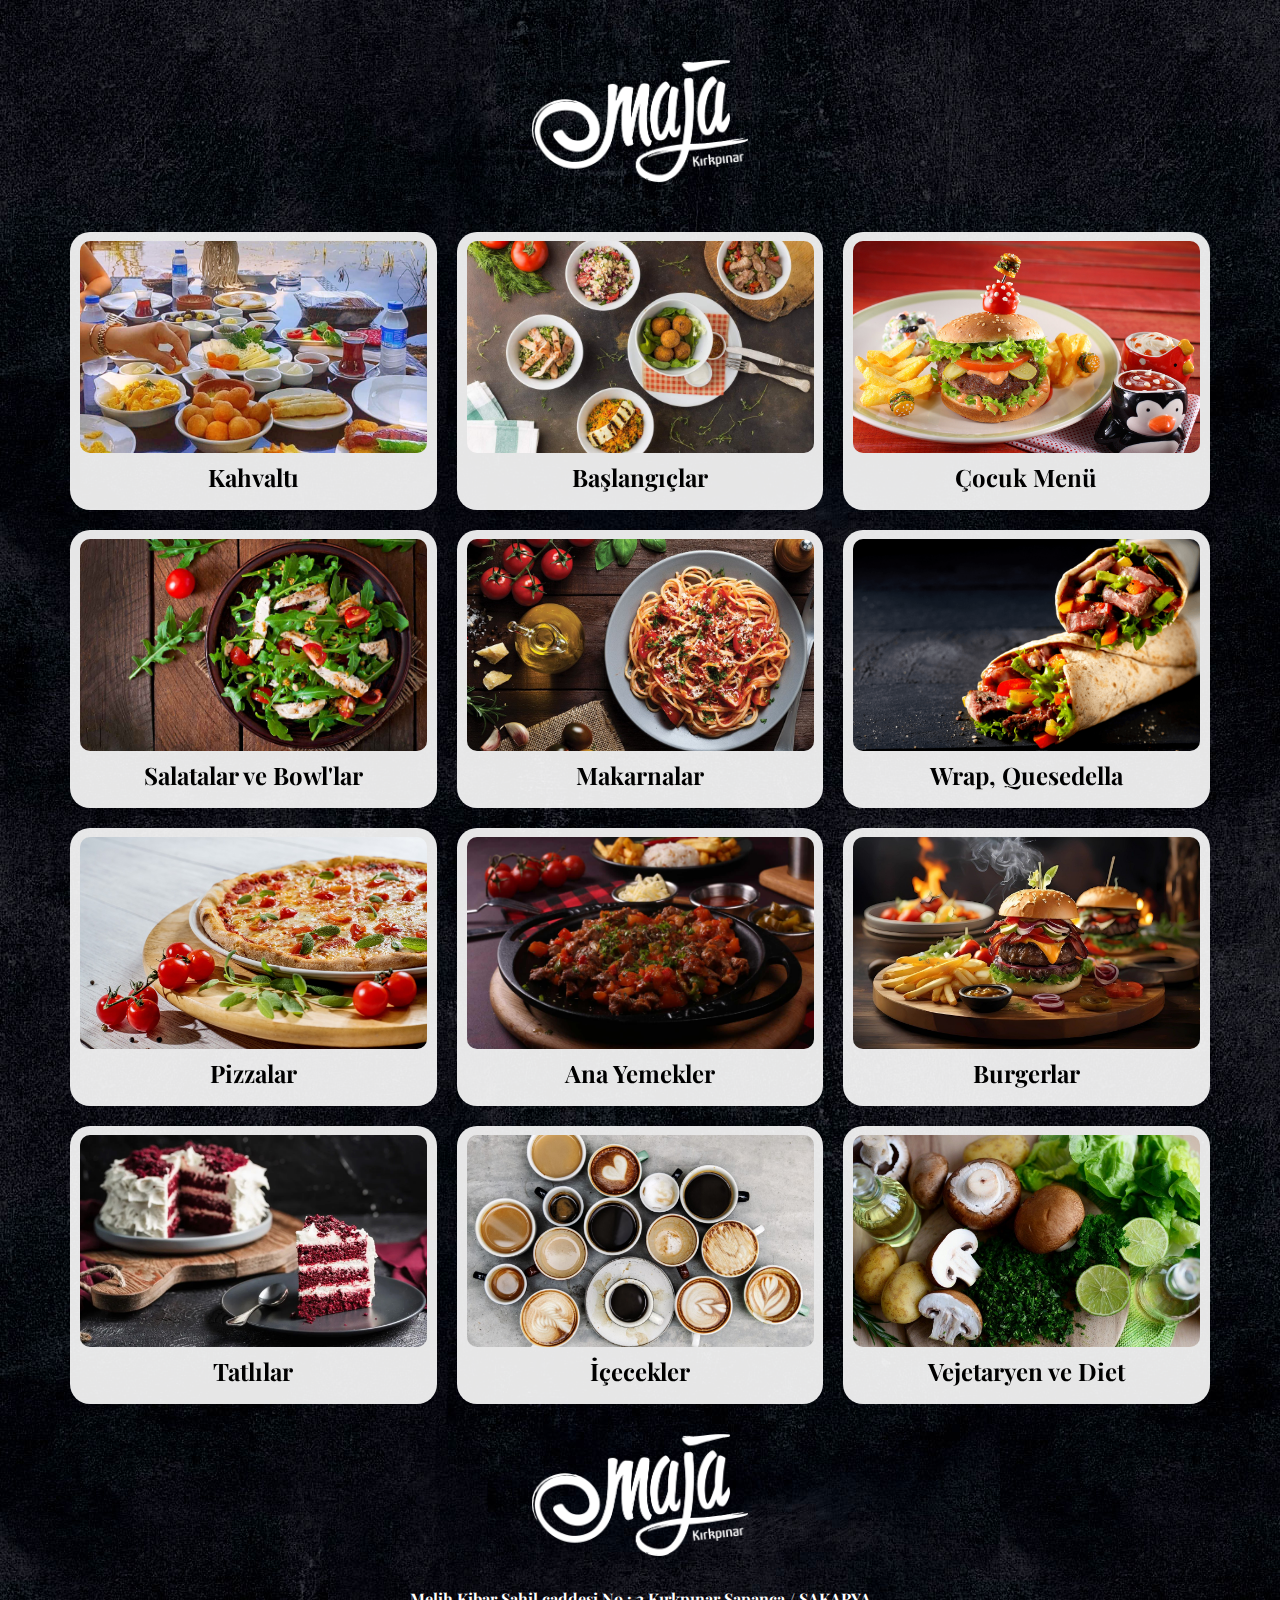
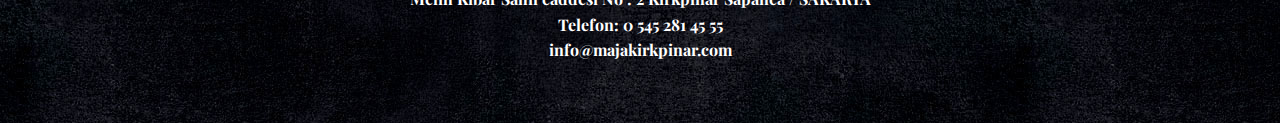
<file: index.html>
<!DOCTYPE html>
<html style="font-size: 16px;" lang="tr"><head>
    <meta name="viewport" content="width=device-width, initial-scale=1.0">
    <meta charset="utf-8">
    <meta name="keywords" content="​and everything is perfect, Latest news, ​Travel with​ us, Do something fun, ​Travel with​ us, ​Working with a reputable travel agent takes the stress out of travel, ​Join Our Newsletter">
    <meta name="description" content="">
    <title>Index</title>
    <link rel="stylesheet" href="nicepage.css" media="screen">
<link rel="stylesheet" href="index.css" media="screen">
    <script class="u-script" type="text/javascript" src="jquery.js" defer=""></script>
    <script class="u-script" type="text/javascript" src="nicepage.js" defer=""></script>
    <meta name="generator" content="Nicepage 6.20.0, nicepage.com">
    <link rel="icon" href="images/favicon.png">
    <link id="u-theme-google-font" rel="stylesheet" href="https://fonts.googleapis.com/css?family=Playfair+Display:400,400i,500,500i,600,600i,700,700i,800,800i,900,900i">
    <link id="u-page-google-font" rel="stylesheet" href="https://fonts.googleapis.com/css?family=Playfair+Display:400,400i,500,500i,600,600i,700,700i,800,800i,900,900i">
    
    
    
    <script type="application/ld+json">{
		"@context": "http://schema.org",
		"@type": "Organization",
		"name": "Maja Kırkpınar Sapanca Menü"
}</script>
    <meta name="theme-color" content="#f15048">
    <meta property="og:title" content="Index">
    <meta property="og:description" content="">
    <meta property="og:type" content="website">
  <meta data-intl-tel-input-cdn-path="intlTelInput/"></head>
  <body data-home-page="Index.html" data-home-page-title="Index" data-path-to-root="./" data-include-products="false" class="u-body u-xl-mode" data-lang="tr">
    <section class="u-align-center u-clearfix u-container-align-center u-image u-image-tiles u-section-1" id="carousel_be38" data-image-width="1000" data-image-height="1000">
      <div class="u-clearfix u-sheet u-sheet-1">
        <img class="u-image u-image-contain u-image-default u-image-1" src="images/Mlogo.png" alt="" data-image-width="907" data-image-height="512" data-href="./" title="Index">
        <div class="u-expanded-width u-list u-list-1">
          <div class="u-repeater u-repeater-1">
            <div class="u-align-center u-container-align-center u-container-style u-list-item u-opacity u-opacity-90 u-radius-20 u-repeater-item u-shape-round u-white u-list-item-1">
              <div class="u-container-layout u-similar-container u-valign-bottom u-container-layout-1">
                <img class="u-expanded-width u-image u-image-round u-radius-10 u-image-2" alt="" data-image-width="1080" data-image-height="607" data-animation-name="customAnimationIn" data-animation-duration="1000" src="images/WhatsAppImage2021-10-01at23.39.09.jpeg" data-href="Kahvaltı.html" data-target="_blank">
                <p class="u-custom-font u-font-playfair-display u-text u-text-black u-text-1" data-animation-name="pulse" data-animation-duration="1000" data-animation-direction="" data-animation-delay="500">Kahvaltı</p>
              </div>
            </div>
            <div class="u-align-center u-container-align-center u-container-style u-list-item u-opacity u-opacity-90 u-radius-20 u-repeater-item u-shape-round u-white u-list-item-2">
              <div class="u-container-layout u-similar-container u-valign-bottom u-container-layout-2">
                <img class="u-expanded-width u-image u-image-round u-radius-10 u-image-3" alt="" data-image-width="2048" data-image-height="1442" data-animation-name="customAnimationIn" data-animation-duration="1000" src="images/bs.jpg" data-href="Başlangıç.html" data-target="_blank">
                <p class="u-custom-font u-font-playfair-display u-text u-text-black u-text-2" data-animation-name="pulse" data-animation-duration="1000" data-animation-direction="" data-animation-delay="500">Başlangıçlar</p>
              </div>
            </div>
            <div class="u-align-center u-container-align-center u-container-style u-list-item u-opacity u-opacity-90 u-radius-20 u-repeater-item u-shape-round u-white u-list-item-3">
              <div class="u-container-layout u-similar-container u-valign-bottom u-container-layout-3">
                <img class="u-expanded-width u-image u-image-round u-radius-10 u-image-4" alt="" data-image-width="1200" data-image-height="800" data-animation-name="customAnimationIn" data-animation-duration="1000" src="images/cocuk.jpg" data-href="Çocuk-Menüsü.html" data-target="_blank">
                <p class="u-custom-font u-font-playfair-display u-text u-text-black u-text-3" data-animation-name="pulse" data-animation-duration="1000" data-animation-direction="" data-animation-delay="500">Çocuk Menü</p>
              </div>
            </div>
            <div class="u-align-center u-container-align-center u-container-align-center-lg u-container-align-center-xl u-container-style u-list-item u-opacity u-opacity-90 u-radius-20 u-repeater-item u-shape-round u-white u-list-item-4">
              <div class="u-container-layout u-similar-container u-valign-bottom u-container-layout-4">
                <img class="u-expanded-width u-image u-image-round u-radius-10 u-image-5" alt="" data-image-width="1600" data-image-height="960" data-animation-name="customAnimationIn" data-animation-duration="1000" src="images/Prepared-salads.jpg" data-href="Salatalar-ve-Bowllar.html" data-target="_blank">
                <p class="u-custom-font u-font-playfair-display u-text u-text-black u-text-4" data-animation-name="pulse" data-animation-duration="1000" data-animation-direction="" data-animation-delay="500">Salatalar ve Bowl'lar </p>
              </div>
            </div>
            <div class="u-align-center u-container-align-center u-container-style u-list-item u-opacity u-opacity-90 u-radius-20 u-repeater-item u-shape-round u-white u-list-item-5">
              <div class="u-container-layout u-similar-container u-valign-bottom u-container-layout-5">
                <img class="u-expanded-width u-image u-image-round u-radius-10 u-image-6" alt="" data-image-width="1000" data-image-height="680" data-animation-name="customAnimationIn" data-animation-duration="1000" src="images/makarna680.jpg" data-href="Makarnalar.html" data-target="_blank">
                <p class="u-custom-font u-font-playfair-display u-text u-text-black u-text-5" data-animation-name="pulse" data-animation-duration="1000" data-animation-direction="" data-animation-delay="500">Makarnalar</p>
              </div>
            </div>
            <div class="u-align-center u-container-align-center u-container-style u-list-item u-opacity u-opacity-90 u-radius-20 u-repeater-item u-shape-round u-white u-list-item-6">
              <div class="u-container-layout u-similar-container u-valign-bottom u-container-layout-6">
                <img class="u-expanded-width u-image u-image-round u-radius-10 u-image-7" alt="" data-image-width="1000" data-image-height="642" data-animation-name="customAnimationIn" data-animation-duration="1000" src="images/wrap.png" data-href="Wrap-Quasedella.html" data-target="_blank">
                <p class="u-custom-font u-font-playfair-display u-text u-text-black u-text-6" data-animation-name="pulse" data-animation-duration="1000" data-animation-direction="" data-animation-delay="500"> Wrap, Quesedella</p>
              </div>
            </div>
            <div class="u-align-center u-container-align-center u-container-style u-list-item u-opacity u-opacity-90 u-radius-20 u-repeater-item u-shape-round u-white u-list-item-7">
              <div class="u-container-layout u-similar-container u-valign-bottom u-container-layout-7">
                <img class="u-expanded-width u-image u-image-round u-radius-10 u-image-8" alt="" data-image-width="1280" data-image-height="855" data-animation-name="customAnimationIn" data-animation-duration="1000" src="images/d275b2b6da91396b41339faeb73033ce74a2139d0fb77db07d83987a467b18f05eeddc589d121b18bc7a31448762ae52eeb49a13b595d90face7d8_1280.jpg" data-href="Pizzalar.html" data-target="_blank">
                <p class="u-custom-font u-font-playfair-display u-text u-text-black u-text-7" data-animation-name="pulse" data-animation-duration="1000" data-animation-direction="" data-animation-delay="500">Pizzalar</p>
              </div>
            </div>
            <div class="u-align-center u-container-align-center u-container-style u-list-item u-opacity u-opacity-90 u-radius-20 u-repeater-item u-shape-round u-white u-list-item-8">
              <div class="u-container-layout u-similar-container u-valign-bottom u-container-layout-8">
                <img class="u-expanded-width u-image u-image-round u-radius-10 u-image-9" alt="" data-image-width="1600" data-image-height="1067" data-animation-name="customAnimationIn" data-animation-duration="1000" src="images/tava.jpg" data-href="Ana-Yemekler.html" data-target="_blank">
                <p class="u-custom-font u-font-playfair-display u-text u-text-black u-text-8" data-animation-name="pulse" data-animation-duration="1000" data-animation-direction="" data-animation-delay="500">Ana Yemekler </p>
              </div>
            </div>
            <div class="u-align-center u-container-align-center u-container-style u-list-item u-opacity u-opacity-90 u-radius-20 u-repeater-item u-shape-round u-white u-list-item-9">
              <div class="u-container-layout u-similar-container u-valign-bottom u-container-layout-9">
                <img class="u-expanded-width u-image u-image-round u-radius-10 u-image-10" alt="" data-image-width="1280" data-image-height="960" data-animation-name="customAnimationIn" data-animation-duration="1000" src="images/feec9704cc4c986c0d143e967695e84c5abfd54be5e9964184bbfddf300faf1267290aa0ce5f67edf19af8c8c3485d8c1cb7d1538a93fe38f5434d_1280.jpg" data-href="Burgerlar.html" data-target="_blank">
                <p class="u-custom-font u-font-playfair-display u-text u-text-black u-text-9" data-animation-name="pulse" data-animation-duration="1000" data-animation-direction="" data-animation-delay="500">Burgerlar </p>
              </div>
            </div>
            <div class="u-align-center u-container-align-center u-container-align-center-lg u-container-align-center-xl u-container-style u-list-item u-opacity u-opacity-90 u-radius-20 u-repeater-item u-shape-round u-white u-list-item-10">
              <div class="u-container-layout u-similar-container u-valign-bottom u-container-layout-10">
                <img class="u-expanded-width u-image u-image-round u-radius-10 u-image-11" alt="" data-image-width="1200" data-image-height="879" data-animation-name="customAnimationIn" data-animation-duration="1000" src="images/red-velvet-cake-slice.jpg" data-href="Tatlılar.html" data-target="_blank">
                <p class="u-custom-font u-font-playfair-display u-text u-text-black u-text-10" data-animation-name="pulse" data-animation-duration="1000" data-animation-direction="" data-animation-delay="500">Tatlılar</p>
              </div>
            </div>
            <div class="u-align-center u-container-align-center u-container-style u-list-item u-opacity u-opacity-90 u-radius-20 u-repeater-item u-shape-round u-white u-list-item-11">
              <div class="u-container-layout u-similar-container u-valign-bottom u-container-layout-11">
                <img class="u-expanded-width u-image u-image-round u-radius-10 u-image-12" alt="" data-image-width="1242" data-image-height="875" data-animation-name="customAnimationIn" data-animation-duration="1000" src="images/kahve.jpg" data-href="İçecekler.html" data-target="_blank">
                <p class="u-custom-font u-font-playfair-display u-text u-text-black u-text-11" data-animation-name="pulse" data-animation-duration="1000" data-animation-direction="" data-animation-delay="500">İçecekler</p>
              </div>
            </div>
            <div class="u-align-center u-container-align-center u-container-style u-list-item u-opacity u-opacity-90 u-radius-20 u-repeater-item u-shape-round u-white u-list-item-12">
              <div class="u-container-layout u-similar-container u-valign-bottom u-container-layout-12">
                <img class="u-expanded-width u-image u-image-round u-radius-10 u-image-13" alt="" data-image-width="1280" data-image-height="796" data-animation-name="customAnimationIn" data-animation-duration="1000" src="images/801a7bf0b73fa64c3d5176bb623536775ae8304648622896c580b790360af76a91517a7e18b217b421f38e53adad9613d6c3d603d3fb4eabd4e99c_1280.jpg" data-href="Vejetaryen-ve-Diet.html" data-target="_blank">
                <p class="u-custom-font u-font-playfair-display u-text u-text-black u-text-12" data-animation-name="pulse" data-animation-duration="1000" data-animation-direction="" data-animation-delay="500">Vejetaryen​ ve Diet</p>
              </div>
            </div>
          </div>
        </div>
        <img class="u-align-center-sm u-align-center-xs u-image u-image-contain u-image-default u-image-14" src="images/Mlogo.png" alt="" data-image-width="907" data-image-height="512" data-href="./" title="Index">
        <p class="u-text u-text-body-alt-color u-text-default u-text-13"> Melih Kibar Sahil caddesi No : 2 Kırkpınar Sapanca / SAKARYA<br>Telefon: 0 545 281 45 55<br>info@majakirkpinar.com
        </p>
      </div>
    </section>
    
    
    
    <span style="height: 64px; width: 64px; margin-left: 0px; margin-right: auto; margin-top: 0px; background-image: none; right: 50px; bottom: 50px; padding: 25px;" class="u-back-to-top u-custom-color-2 u-file-icon u-icon u-icon-rectangle u-opacity u-opacity-85 u-radius-20 u-text-white" data-href="#"><img src="images/b0e21d06.png" alt=""></span>
  
</body></html>
</file>
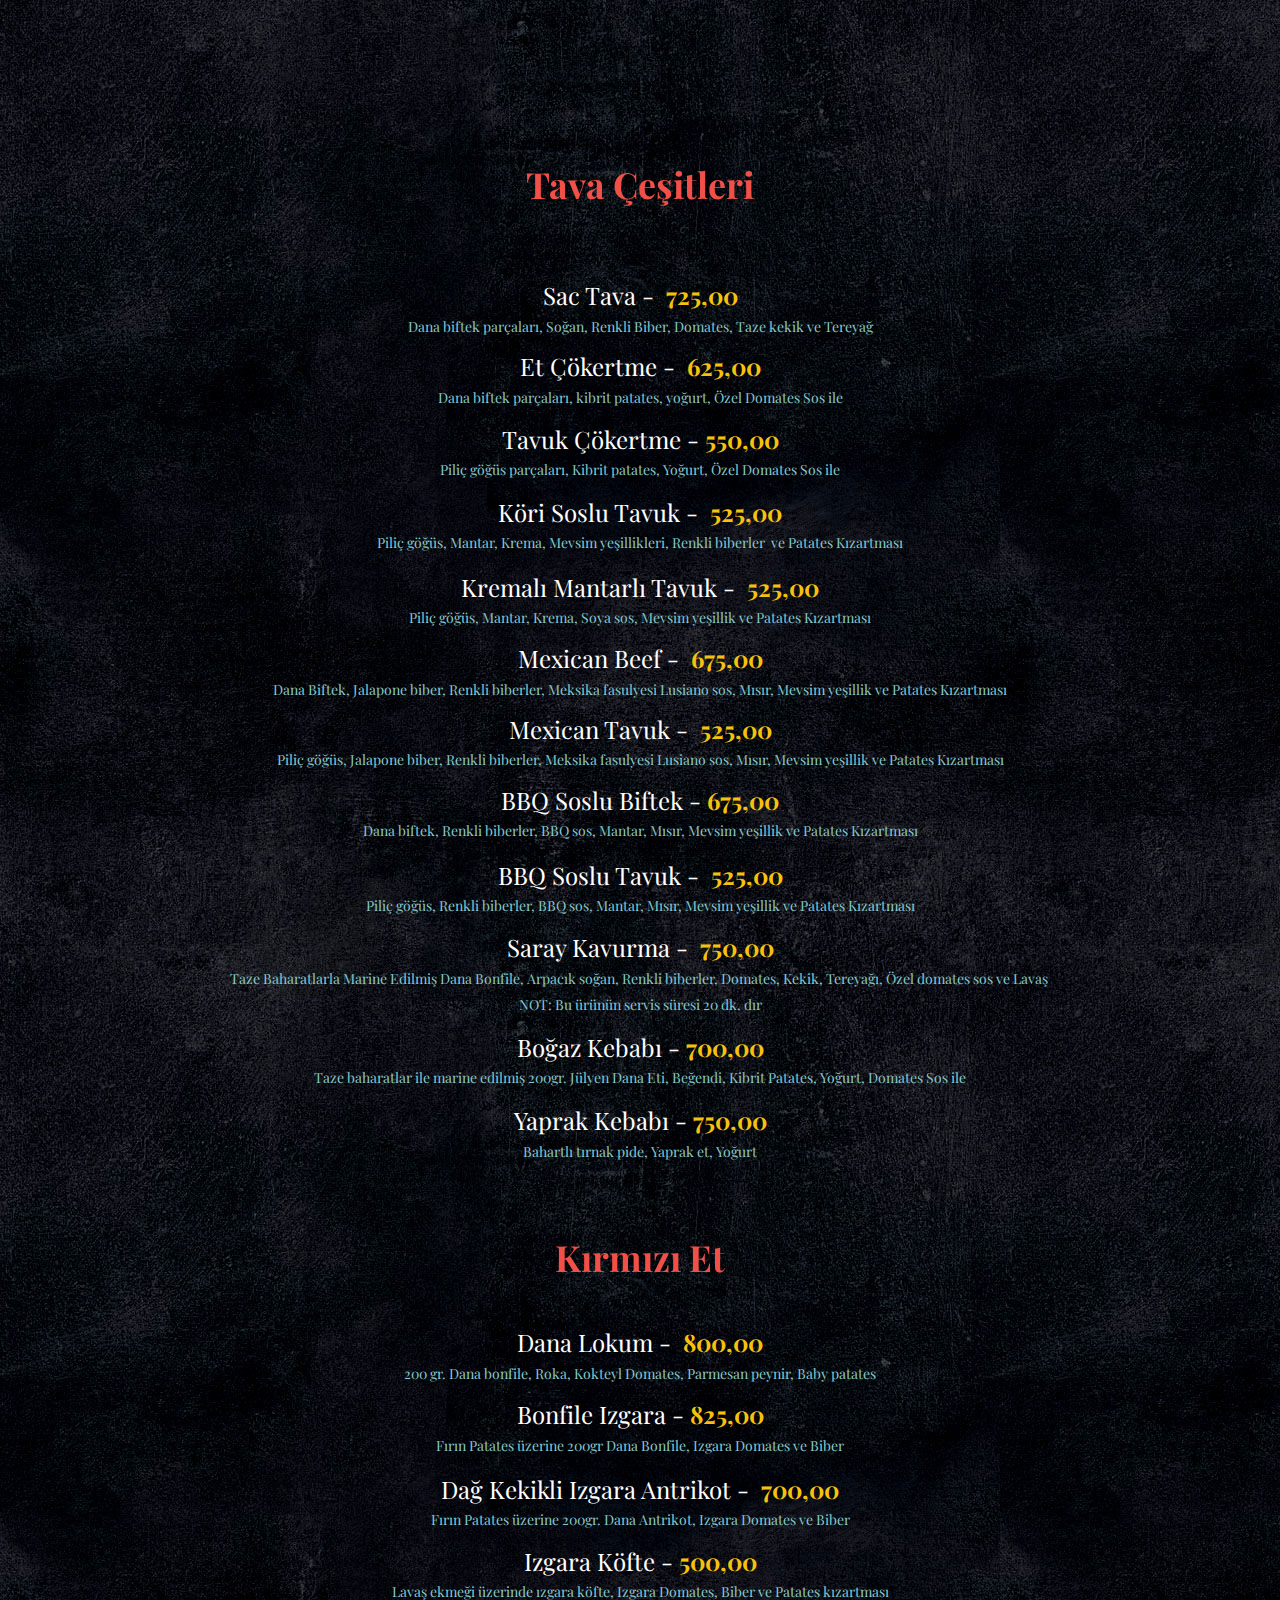
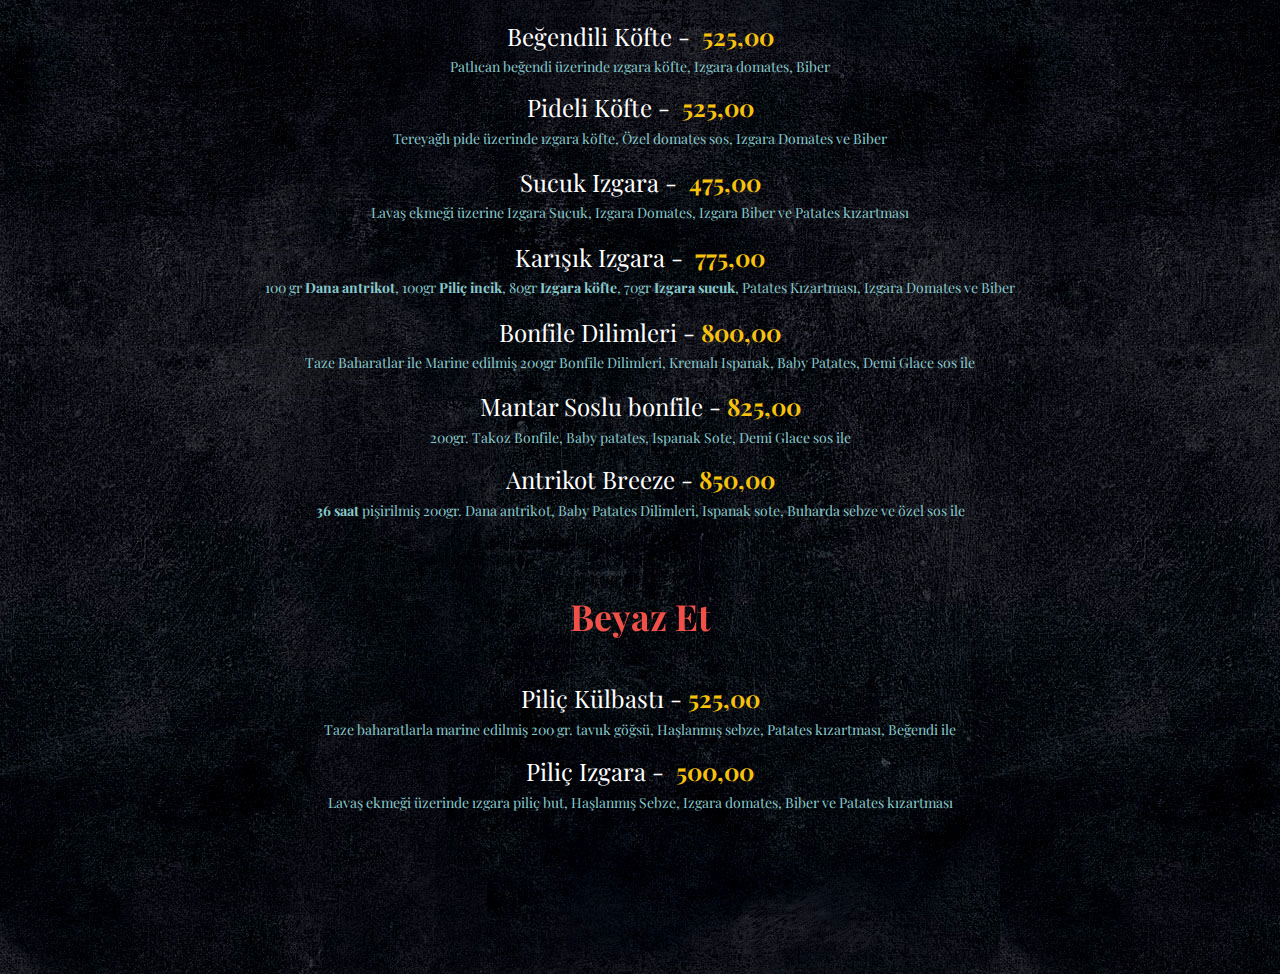
<file: Ana-Yemekler.html>
<!DOCTYPE html>
<html style="font-size: 16px;" lang="tr"><head>
    <meta name="viewport" content="width=device-width, initial-scale=1.0">
    <meta charset="utf-8">
    <meta name="keywords" content="​and everything is perfect, Latest news, ​Travel with​ us, Do something fun, ​Travel with​ us, ​Working with a reputable travel agent takes the stress out of travel, ​Join Our Newsletter">
    <meta name="description" content="">
    <title>kahvaltı</title>
    <link rel="stylesheet" href="nicepage.css" media="screen">
<link rel="stylesheet" href="Ana-Yemekler.css" media="screen">
    <script class="u-script" type="text/javascript" src="jquery.js" defer=""></script>
    <script class="u-script" type="text/javascript" src="nicepage.js" defer=""></script>
    <meta name="generator" content="Nicepage 6.20.0, nicepage.com">
    <meta property="og:title" content="Maja Kahvaltı">
    <meta property="og:image" content="images/WhatsAppImage2021-10-01at23.39.09.jpeg">
    <meta property="og:url" content="majakirkpinar.com">
    <link rel="icon" href="images/favicon.png">
    <link id="u-theme-google-font" rel="stylesheet" href="https://fonts.googleapis.com/css?family=Playfair+Display:400,400i,500,500i,600,600i,700,700i,800,800i,900,900i">
    <link id="u-page-google-font" rel="stylesheet" href="https://fonts.googleapis.com/css?family=Open+Sans:300,300i,400,400i,500,500i,600,600i,700,700i,800,800i|Playfair+Display:400,400i,500,500i,600,600i,700,700i,800,800i,900,900i">
    
    
    
    <script type="application/ld+json">{
		"@context": "http://schema.org",
		"@type": "Organization",
		"name": "Maja Kırkpınar Sapanca Menü"
}</script>
    <meta name="theme-color" content="#f15048">
    <meta property="og:description" content="">
    <meta property="og:type" content="website">
  <meta data-intl-tel-input-cdn-path="intlTelInput/"></head>
  <body data-path-to-root="./" data-include-products="false" class="u-body u-xl-mode" data-lang="tr">
    <section class="u-align-center u-clearfix u-container-align-center u-image u-image-tiles u-section-1" id="carousel_be38" data-image-width="1000" data-image-height="1000">
      <div class="u-clearfix u-sheet u-sheet-1">
        <a href="./" class="u-align-center u-border-2 u-border-grey-75 u-btn u-btn-round u-button-style u-custom-font u-font-open-sans u-hover-palette-1-light-1 u-palette-1-dark-1 u-radius-50 u-btn-1" data-animation-name="customAnimationIn" data-animation-duration="1000" data-animation-delay="1000">MENÜ</a>
        <div class="u-align-center u-clearfix u-group-elements u-group-elements-1">
          <p class="u-align-center u-custom-font u-font-playfair-display u-text u-text-default u-text-palette-1-base u-text-1" data-animation-name="pulse" data-animation-duration="1000" data-animation-direction="" data-animation-delay="500">Tava Çeşitleri </p>
          <p class="u-align-center u-custom-font u-font-playfair-display u-text u-text-palette-3-base u-text-2">
            <span class="u-text-body-alt-color">Sac Tava -&nbsp;</span>
            <span style="font-weight: 700;">725,00</span>
            <br>
            <span style="font-size: 0.875rem;" class="u-text-palette-5-base"></span>
            <span class="u-text-palette-5-base">
              <span style="font-size: 0.875rem;"></span>
              <span style="font-size: 0.875rem;"></span>
              <span style="font-size: 0.875rem;">Dana biftek parçaları, Soğan, Renkli Biber, Domates, Taze kekik ve Tereyağ</span>
            </span>
          </p>
          <p class="u-align-center u-custom-font u-font-playfair-display u-text u-text-palette-3-base u-text-3">
            <span class="u-text-body-alt-color"></span>
            <span class="u-text-body-alt-color"> Et Çökertme -&nbsp;</span>
            <span style="font-weight: 700;">625,00</span>
            <br>
            <span style="font-size: 0.875rem;" class="u-text-palette-5-base"></span>
            <span class="u-text-palette-5-base">
              <span style="font-size: 0.875rem;"></span>
              <span style="font-size: 0.875rem;"></span>
              <span style="font-size: 0.875rem;">Dana biftek parçaları, kibrit patates, yoğurt, Özel Domates Sos ile</span>
            </span>
          </p>
          <p class="u-align-center u-custom-font u-font-playfair-display u-text u-text-palette-3-base u-text-4">
            <span class="u-text-body-alt-color">Tavuk Çökertme - </span>
            <span style="font-weight: 700;">550,00</span>
            <br>
            <span style="font-size: 0.875rem;" class="u-text-palette-5-base"></span>
            <span class="u-text-palette-5-base">
              <span style="font-size: 0.875rem;"></span>
              <span style="font-size: 0.875rem;"></span>
              <span style="font-size: 0.875rem;">Piliç göğüs parçaları, Kibrit patates, Yoğurt, Özel Domates Sos ile</span>
            </span>
          </p>
          <p class="u-align-center u-custom-font u-font-playfair-display u-text u-text-palette-3-base u-text-5">
            <span class="u-text-body-alt-color">Köri Soslu Tavuk -&nbsp;</span>
            <span style="font-weight: 700;">525,00</span>
            <br>
            <span style="font-size: 0.875rem;" class="u-text-palette-5-base"></span>
            <span class="u-text-palette-5-base">
              <span style="font-size: 0.875rem;"></span>
              <span style="font-size: 0.875rem;"></span>
              <span style="font-size: 0.875rem;">Piliç göğüs, Mantar, Krema, Mevsim yeşillikleri, Renkli biberler&nbsp; ve Patates Kızartması</span>
            </span>
          </p>
          <p class="u-align-center u-custom-font u-font-playfair-display u-text u-text-palette-3-base u-text-6">
            <span class="u-text-body-alt-color">Kremalı Mantarlı Tavuk -&nbsp;</span>
            <span style="font-weight: 700;"> 525,00</span>
            <br>
            <span style="font-size: 0.875rem;" class="u-text-palette-5-base"></span>
            <span class="u-text-palette-5-base" style="font-size: 0.875rem;">Piliç göğüs, Mantar, Krema, Soya sos, Mevsim yeşillik ve Patates Kızartması</span>
          </p>
          <p class="u-align-center u-custom-font u-font-playfair-display u-text u-text-palette-3-base u-text-7">
            <span class="u-text-body-alt-color"> Mexican Beef -&nbsp;</span>
            <span style="font-weight: 700;">675,00</span>
            <br>
            <span style="font-size: 0.875rem;" class="u-text-palette-5-base"></span>
            <span class="u-text-palette-5-base" style="font-size: 0.875rem;">Dana Biftek, Jalapone biber, Renkli biberler, Meksika fasulyesi Lusiano sos, Mısır, Mevsim yeşillik ve Patates Kızartması</span>
          </p>
          <p class="u-align-center u-custom-font u-font-playfair-display u-text u-text-palette-3-base u-text-8">
            <span class="u-text-body-alt-color"> Mexican Tavuk -&nbsp;</span>
            <span style="font-weight: 700;"> 525,00</span>
            <br>
            <span style="font-size: 0.875rem;" class="u-text-palette-5-base"></span>
            <span class="u-text-palette-5-base" style="font-size: 0.875rem;">Piliç göğüs, Jalapone biber, Renkli biberler, Meksika fasulyesi Lusiano sos, Mısır, Mevsim yeşillik ve Patates Kızartması</span>
          </p>
          <p class="u-align-center u-custom-font u-font-playfair-display u-text u-text-palette-3-base u-text-9">
            <span class="u-text-body-alt-color"> BBQ Soslu Biftek - </span>
            <span style="font-weight: 700;">675,00</span>
            <br>
            <span style="font-size: 0.875rem;" class="u-text-palette-5-base"></span>
            <span class="u-text-palette-5-base" style="font-size: 0.875rem;">Dana biftek, Renkli biberler, BBQ sos, Mantar, Mısır, Mevsim yeşillik ve Patates Kızartması</span>
          </p>
          <p class="u-align-center u-custom-font u-font-playfair-display u-text u-text-palette-3-base u-text-10">
            <span class="u-text-body-alt-color"> BBQ Soslu Tavuk -&nbsp;</span>
            <span style="font-weight: 700;"> 525,00</span>
            <br>
            <span style="font-size: 0.875rem;" class="u-text-palette-5-base"></span>
            <span class="u-text-palette-5-base" style="font-size: 0.875rem;">Piliç göğüs, Renkli biberler, BBQ sos, Mantar, Mısır, Mevsim yeşillik ve Patates Kızartması</span>
          </p>
          <p class="u-align-center u-custom-font u-font-playfair-display u-text u-text-palette-3-base u-text-11">
            <span class="u-text-body-alt-color"> Saray Kavurma -&nbsp;</span>
            <span style="font-weight: 700;">750,00</span>
            <br>
            <span style="font-size: 0.875rem;" class="u-text-body-alt-color"></span>
            <span class="u-text-body-alt-color" style="font-size: 0.875rem;">
              <span class="u-text-palette-5-base">Taze
Baharatlarla Marine Edilmiş Dana Bonfile, Arpacık soğan, Renkli biberler,
Domates, Kekik, Tereyağı, Özel domates sos ve Lavaş&nbsp;<br>NOT: Bu ürünün servis
süresi 20 dk. dır
              </span>
              <span class="u-text-palette-3-base">
                <br>
              </span>
            </span>
          </p>
          <p class="u-align-center u-custom-font u-font-playfair-display u-text u-text-palette-3-base u-text-12">
            <span class="u-text-body-alt-color">Boğaz Kebabı - </span>
            <span style="font-weight: 700;">700,00</span>
            <br>
            <font color="#87c9cb">
              <span style="font-size: 14px;">Taze baharatlar ile marine edilmiş 200gr. Jülyen Dana Eti, Beğendi, Kibrit Patates, Yoğurt, Domates Sos ile</span>
            </font>
          </p>
          <p class="u-align-center u-custom-font u-font-playfair-display u-text u-text-palette-3-base u-text-13">
            <span class="u-text-body-alt-color">Yaprak Kebabı - <span class="u-text-palette-3-base" style="font-weight: 700;">750,00</span>
            </span>
            <br>
            <font color="#87c9cb">
              <span style="font-size: 14px;">Bahartlı tırnak pide, Yaprak et, Yoğurt</span>
            </font>
          </p>
        </div>
        <div class="u-align-center u-clearfix u-group-elements u-group-elements-2">
          <p class="u-align-center u-custom-font u-font-playfair-display u-text u-text-default u-text-palette-1-base u-text-14" data-animation-name="pulse" data-animation-duration="1000" data-animation-direction="" data-animation-delay="500">Kırmızı Et </p>
          <p class="u-align-center u-custom-font u-font-playfair-display u-text u-text-palette-3-base u-text-15">
            <span class="u-text-body-alt-color"></span>
            <span class="u-text-body-alt-color"> Dana Lokum -&nbsp;</span>
            <span style="font-weight: 700;">800,00</span>
            <br>
            <span style="font-size: 0.875rem;" class="u-text-palette-5-base"></span>
            <span class="u-text-palette-5-base" style="font-size: 0.875rem;">200 gr. Dana bonfile, Roka, Kokteyl Domates, Parmesan peynir, Baby patates</span>
          </p>
          <p class="u-align-center u-custom-font u-font-playfair-display u-text u-text-palette-3-base u-text-16">
            <span class="u-text-body-alt-color">Bonfile Izgara - </span>
            <span style="font-weight: 700;">825,00</span>
            <br>
            <font color="#87c9cb">
              <span style="font-size: 14px;">Fırın Patates üzerine 200gr Dana Bonfile, Izgara Domates ve Biber</span>
            </font>
          </p>
          <p class="u-align-center u-custom-font u-font-playfair-display u-text u-text-palette-3-base u-text-17">
            <span class="u-text-body-alt-color">Dağ Kekikli Izgara Antrikot -&nbsp;</span>
            <span style="font-weight: 700;">700,00</span>
            <br>
            <span class="u-text-palette-5-base" style="font-size: 0.875rem;">Fırın Patates üzerine 200gr. Dana Antrikot, Izgara Domates ve Biber</span>
          </p>
          <p class="u-align-center u-custom-font u-font-playfair-display u-text u-text-palette-3-base u-text-18">
            <span class="u-text-body-alt-color"></span>
            <span class="u-text-body-alt-color"> Izgara Köfte - <span class="u-text-palette-3-base" style="font-weight: 700;">500,00</span>
            </span>
            <br>
            <span style="font-size: 0.875rem;" class="u-text-palette-5-base"></span>
            <span class="u-text-palette-5-base" style="font-size: 0.875rem;">Lavaş ekmeği üzerinde ızgara köfte, Izgara Domates, Biber ve Patates kızartması</span>
          </p>
          <p class="u-align-center u-custom-font u-font-playfair-display u-text u-text-palette-3-base u-text-19">
            <span class="u-text-body-alt-color">Beğendili Köfte -&nbsp;</span>
            <span style="font-weight: 700;">525,00</span>
            <br>
            <span style="font-size: 0.875rem;" class="u-text-body-alt-color"></span>
            <span class="u-text-palette-5-base" style="font-size: 0.875rem;">Patlıcan beğendi üzerinde ızgara köfte, Izgara domates, Biber</span>
          </p>
          <p class="u-align-center u-custom-font u-font-playfair-display u-text u-text-palette-3-base u-text-20">
            <span class="u-text-body-alt-color">Pideli Köfte -&nbsp;</span>
            <span style="font-weight: 700;">525,00</span>
            <br>
            <span style="font-size: 0.875rem;" class="u-text-palette-5-base"></span>
            <span class="u-text-palette-5-base" style="font-size: 0.875rem;">Tereyağlı pide üzerinde ızgara köfte, Özel domates sos, Izgara Domates ve Biber</span>
          </p>
          <p class="u-align-center u-custom-font u-font-playfair-display u-text u-text-palette-3-base u-text-21">
            <span class="u-text-body-alt-color">Sucuk Izgara -&nbsp;</span>
            <span style="font-weight: 700;">475,00</span>
            <br>
            <span style="font-size: 0.875rem;" class="u-text-palette-5-base"></span>
            <span class="u-text-palette-5-base" style="font-size: 0.875rem;">Lavaş ekmeği üzerine Izgara Sucuk, Izgara Domates, Izgara Biber ve Patates kızartması</span>
          </p>
          <p class="u-align-center u-custom-font u-font-playfair-display u-text u-text-palette-3-base u-text-22">
            <span class="u-text-body-alt-color">Karışık Izgara -&nbsp;</span>
            <span style="font-weight: 700;">775,00</span>
            <br>
            <span style="font-size: 0.875rem;" class="u-text-palette-5-base">100 gr </span>
            <span class="u-text-palette-5-base" style="font-size: 0.875rem;">
              <span style="font-weight: 700;">Dana antrikot</span>, 100gr&nbsp;<span style="font-weight: 700;">Piliç incik</span>, 80gr&nbsp;<span style="font-weight: 700;">Izgara köfte</span>, 70gr&nbsp;<span style="font-weight: 700;">Izgara sucuk</span>, Patates Kızartması, Izgara Domates ve Biber
            </span>
          </p>
          <p class="u-align-center u-custom-font u-font-playfair-display u-text u-text-palette-3-base u-text-23">
            <span class="u-text-body-alt-color">Bonfile Dilimleri - <span class="u-text-palette-3-base" style="font-weight: 700;">800,00</span>
            </span>
            <br>
            <font color="#87c9cb" style="">
              <span style="font-size: 14px;">Taze Baharatlar ile Marine edilmiş 200gr Bonfile Dilimleri, Kremalı Ispanak, Baby Patates, Demi Glace sos ile</span>
            </font>
          </p>
          <p class="u-align-center u-custom-font u-font-playfair-display u-text u-text-palette-3-base u-text-24">
            <span class="u-text-body-alt-color">Mantar Soslu bonfile - <span class="u-text-palette-3-base" style="font-weight: 700;">825,00</span>
            </span>
            <br>
            <font color="#87c9cb">
              <span style="font-size: 14px;">200gr. Takoz Bonfile, Baby patates, Ispanak Sote, Demi Glace sos ile</span>
            </font>
          </p>
          <p class="u-align-center u-custom-font u-font-playfair-display u-text u-text-palette-3-base u-text-25">
            <span class="u-text-body-alt-color">Antrikot Breeze - <span class="u-text-palette-3-base" style="font-weight: 700;">850,00</span>
            </span>
            <br>
            <span style="font-size: 14px;">
              <span style="font-weight: 700;" class="u-text-palette-5-base">36 saat</span>
              <span style="color: rgb(135, 201, 203);"> pişirilmiş 200gr. Dana antrikot, Baby Patates Dilimleri, Ispanak sote, Buharda sebze ve özel sos ile</span>
            </span>
          </p>
        </div>
        <div class="u-align-center u-clearfix u-group-elements u-group-elements-3">
          <p class="u-align-center u-custom-font u-font-playfair-display u-text u-text-default u-text-palette-1-base u-text-26" data-animation-name="pulse" data-animation-duration="1000" data-animation-direction="" data-animation-delay="500">Beyaz Et</p>
          <p class="u-align-center u-custom-font u-font-playfair-display u-text u-text-palette-3-base u-text-27">
            <span class="u-text-body-alt-color">Piliç Külbastı - <span style="font-weight: 700;" class="u-text-palette-3-base">525,00</span>
            </span>
            <br>
            <font color="#87c9cb">
              <span style="font-size: 14px;">Taze baharatlarla marine edilmiş 200 gr. tavuk göğsü, Haşlanmış sebze, Patates kızartması, Beğendi ile</span>
            </font>
          </p>
          <p class="u-align-center u-custom-font u-font-playfair-display u-text u-text-palette-3-base u-text-28">
            <span class="u-text-body-alt-color">Piliç Izgara -&nbsp;</span>
            <span style="font-weight: 700;">500,00</span>
            <br>
            <span style="font-size: 0.875rem;" class="u-text-palette-5-base"></span>
            <span class="u-text-palette-5-base" style="font-size: 0.875rem;">Lavaş ekmeği üzerinde ızgara piliç but, Haşlanmış Sebze, Izgara domates, Biber ve Patates kızartması</span>
          </p>
        </div>
        <a href="./" class="u-align-center u-border-2 u-border-grey-75 u-btn u-btn-round u-button-style u-custom-font u-font-open-sans u-hover-palette-1-light-1 u-palette-1-dark-1 u-radius-50 u-btn-2" data-animation-name="customAnimationIn" data-animation-duration="1000" data-animation-delay="1000">MENÜ</a>
      </div>
    </section>
    
    
    
    
  
</body></html>
</file>
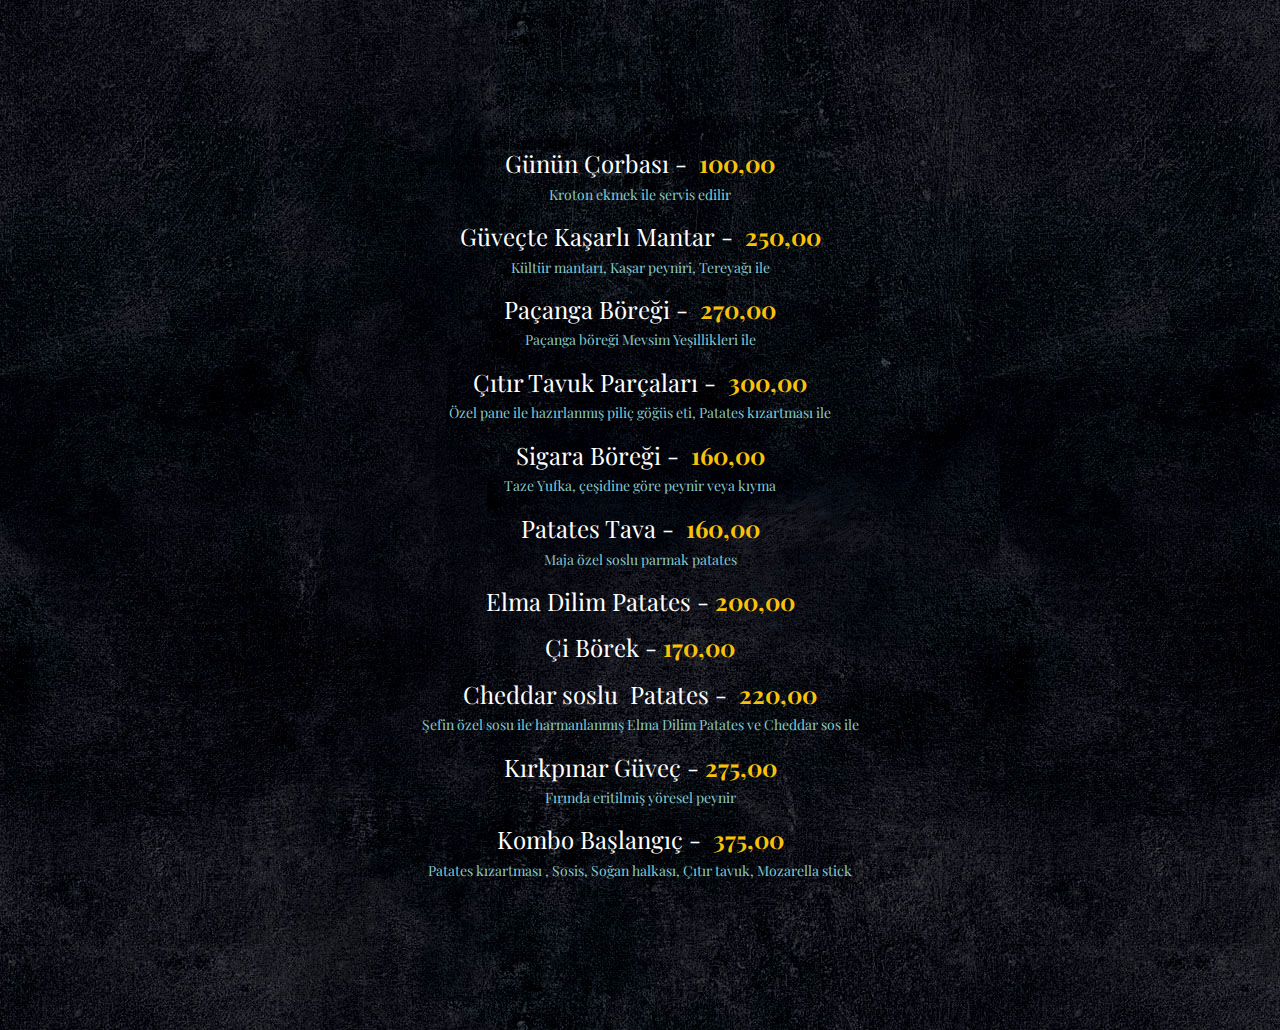
<file: Başlangıç.html>
<!DOCTYPE html>
<html style="font-size: 16px;" lang="tr"><head>
    <meta name="viewport" content="width=device-width, initial-scale=1.0">
    <meta charset="utf-8">
    <meta name="keywords" content="​and everything is perfect, Latest news, ​Travel with​ us, Do something fun, ​Travel with​ us, ​Working with a reputable travel agent takes the stress out of travel, ​Join Our Newsletter">
    <meta name="description" content="">
    <title>kahvaltı</title>
    <link rel="stylesheet" href="nicepage.css" media="screen">
<link rel="stylesheet" href="Başlangıç.css" media="screen">
    <script class="u-script" type="text/javascript" src="jquery.js" defer=""></script>
    <script class="u-script" type="text/javascript" src="nicepage.js" defer=""></script>
    <meta name="generator" content="Nicepage 6.20.0, nicepage.com">
    <meta property="og:title" content="Maja Kahvaltı">
    <meta property="og:image" content="images/WhatsAppImage2021-10-01at23.39.09.jpeg">
    <meta property="og:url" content="majakirkpinar.com">
    <link rel="icon" href="images/favicon.png">
    <link id="u-theme-google-font" rel="stylesheet" href="https://fonts.googleapis.com/css?family=Playfair+Display:400,400i,500,500i,600,600i,700,700i,800,800i,900,900i">
    <link id="u-page-google-font" rel="stylesheet" href="https://fonts.googleapis.com/css?family=Open+Sans:300,300i,400,400i,500,500i,600,600i,700,700i,800,800i|Playfair+Display:400,400i,500,500i,600,600i,700,700i,800,800i,900,900i">
    
    
    
    <script type="application/ld+json">{
		"@context": "http://schema.org",
		"@type": "Organization",
		"name": "Maja Kırkpınar Sapanca Menü"
}</script>
    <meta name="theme-color" content="#f15048">
    <meta property="og:description" content="">
    <meta property="og:type" content="website">
  <meta data-intl-tel-input-cdn-path="intlTelInput/"></head>
  <body data-path-to-root="./" data-include-products="false" class="u-body u-xl-mode" data-lang="tr">
    <section class="u-align-center u-clearfix u-container-align-center u-container-align-center-lg u-container-align-center-md u-container-align-center-sm u-container-align-center-xl u-image u-image-tiles u-section-1" id="carousel_be38" data-image-width="1000" data-image-height="1000">
      <div class="u-clearfix u-sheet u-sheet-1">
        <a href="./" class="u-border-2 u-border-grey-75 u-btn u-btn-round u-button-style u-custom-font u-font-open-sans u-hover-palette-1-light-1 u-palette-1-dark-1 u-radius-50 u-btn-1" data-animation-name="customAnimationIn" data-animation-duration="1000" data-animation-direction="" data-animation-delay="1000">MENÜ</a>
        <p class="u-align-center u-custom-font u-font-playfair-display u-text u-text-palette-3-base u-text-1">
          <span class="u-text-body-alt-color"></span>
          <span class="u-text-body-alt-color">Günün Çorbası -&nbsp;</span>
          <span style="font-weight: 700;">100,00</span>
          <br>
          <span style="font-size: 0.875rem;" class="u-text-palette-5-base">Kroton ekmek ile servis edilir</span>
        </p>
        <p class="u-align-center u-custom-font u-font-playfair-display u-text u-text-palette-3-base u-text-2">
          <span class="u-text-body-alt-color"></span>
          <span class="u-text-body-alt-color"> Güveçte Kaşarlı Mantar&nbsp;-&nbsp;</span>
          <span style="font-weight: 700;">250,00</span>
          <br>
          <span style="font-size: 0.875rem;" class="u-text-palette-5-base"></span>
          <span class="u-text-palette-5-base" style="font-size: 0.875rem;">Kültür mantarı, Kaşar peyniri, Tereyağı ile</span>
        </p>
        <p class="u-align-center u-custom-font u-font-playfair-display u-text u-text-palette-3-base u-text-3">
          <span class="u-text-body-alt-color"></span>
          <span class="u-text-body-alt-color"> Paçanga Böreği -&nbsp;</span>
          <span style="font-weight: 700;">270,00</span>
          <br>
          <span style="font-size: 0.875rem;" class="u-text-palette-5-base"></span>
          <span class="u-text-palette-5-base">
            <span style="font-size: 0.875rem;"></span>
            <span style="font-size: 0.875rem;">Paçanga böreği Mevsim Yeşillikleri ile</span>
          </span>
        </p>
        <p class="u-align-center u-custom-font u-font-playfair-display u-text u-text-palette-3-base u-text-4">
          <span class="u-text-body-alt-color"></span>
          <span class="u-text-body-alt-color"> Çıtır Tavuk Parçaları -&nbsp;</span>
          <span style="font-weight: 700;">300,00</span>
          <br>
          <span style="font-size: 0.875rem;" class="u-text-palette-5-base"></span>
          <span class="u-text-palette-5-base">
            <span style="font-size: 0.875rem;"></span>
            <span style="font-size: 0.875rem;"></span>
            <span style="font-size: 0.875rem;">Özel pane ile hazırlanmış piliç göğüs eti, Patates kızartması ile</span>
          </span>
        </p>
        <p class="u-align-center u-custom-font u-font-playfair-display u-text u-text-palette-3-base u-text-5">
          <span class="u-text-body-alt-color"></span>
          <span class="u-text-body-alt-color"> Sigara Böreği -&nbsp;</span>
          <span style="font-weight: 700;">160,00</span>
          <br>
          <span style="font-size: 0.875rem;" class="u-text-palette-5-base"></span>
          <span class="u-text-palette-5-base">
            <span style="font-size: 0.875rem;"></span>
            <span style="font-size: 0.875rem;">Taze Yufka, çeşidine göre peynir veya kıyma</span>
          </span>
        </p>
        <p class="u-align-center u-custom-font u-font-playfair-display u-text u-text-palette-3-base u-text-6">
          <span class="u-text-body-alt-color"></span>
          <span class="u-text-body-alt-color"> Patates Tava -&nbsp;</span>
          <span style="font-weight: 700;">160,00</span>
          <br>
          <span style="font-size: 0.875rem;" class="u-text-palette-5-base"></span>
          <span class="u-text-palette-5-base">
            <span style="font-size: 0.875rem;"></span>
            <span style="font-size: 0.875rem;"></span>
            <span style="font-size: 0.875rem;">Maja özel soslu parmak patates</span>
          </span>
        </p>
        <p class="u-align-center u-custom-font u-font-playfair-display u-text u-text-palette-3-base u-text-7">
          <span class="u-text-body-alt-color"></span>
          <span class="u-text-body-alt-color"> Elma Dilim Patates - </span>
          <span style="font-weight: 700;">200,00</span>
          <br>
        </p>
        <p class="u-align-center u-custom-font u-font-playfair-display u-text u-text-body-alt-color u-text-8"> Çi Börek - <span class="u-text-palette-3-base" style="font-weight: 700;">170,00</span>
          <br>
        </p>
        <p class="u-align-center u-custom-font u-font-playfair-display u-text u-text-palette-3-base u-text-9">
          <span class="u-text-body-alt-color"> Cheddar soslu</span>
          <span class="u-text-body-alt-color">&nbsp;Patates -&nbsp;</span>
          <span style="font-weight: 700;">220,00</span>
          <br>
          <span style="font-size: 0.875rem;" class="u-text-palette-5-base"></span>
          <span class="u-text-palette-5-base">
            <span style="font-size: 0.875rem;"></span>
            <span style="font-size: 0.875rem;"></span>
            <span style="font-size: 0.875rem;"> Şefin özel sosu ile harmanlanmış Elma Dilim Patates ve Cheddar sos ile</span>
          </span>
        </p>
        <p class="u-align-center u-custom-font u-font-playfair-display u-text u-text-palette-3-base u-text-10">
          <span class="u-text-body-alt-color">Kırkpınar Güveç - </span>
          <span style="font-weight: 700;">275,00</span>
          <br>
          <font color="#87c9cb">
            <span style="font-size: 14px;">Fırında eritilmiş yöresel peynir</span>
          </font>
        </p>
        <p class="u-align-center u-custom-font u-font-playfair-display u-text u-text-palette-3-base u-text-11">
          <span class="u-text-body-alt-color"></span>
          <span class="u-text-body-alt-color"> Kombo Başlangıç&nbsp;-&nbsp;</span>
          <span style="font-weight: 700;">375,00</span>
          <br>
          <span style="font-size: 0.875rem;" class="u-text-palette-5-base"></span>
          <span class="u-text-palette-5-base">
            <span style="font-size: 0.875rem;"></span>
            <span style="font-size: 0.875rem;"></span>
            <span style="font-size: 0.875rem;"> Patates kızartması , Sosis, Soğan halkası, Çıtır tavuk, Mozarella stick</span>
          </span>
        </p>
        <a href="./" class="u-border-2 u-border-grey-75 u-btn u-btn-round u-button-style u-custom-font u-font-open-sans u-hover-palette-1-light-1 u-palette-1-dark-1 u-radius-50 u-btn-2" data-animation-name="customAnimationIn" data-animation-duration="1000" data-animation-direction="" data-animation-delay="1000">MENÜ</a>
      </div>
    </section>
    
    
    
    
  
</body></html>
</file>
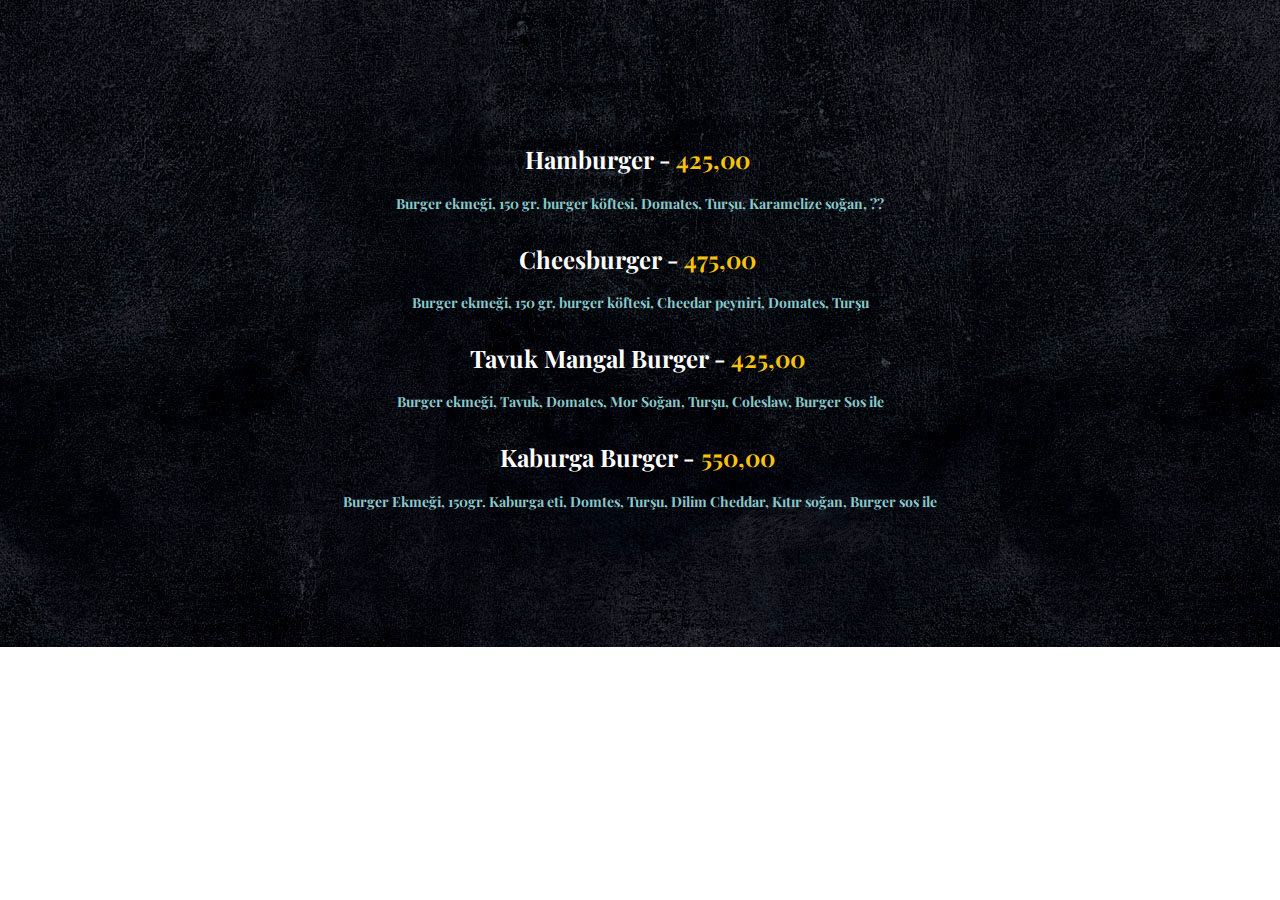
<file: Burgerlar.html>
<!DOCTYPE html>
<html style="font-size: 16px;" lang="tr"><head>
    <meta name="viewport" content="width=device-width, initial-scale=1.0">
    <meta charset="utf-8">
    <meta name="keywords" content="​and everything is perfect, Latest news, ​Travel with​ us, Do something fun, ​Travel with​ us, ​Working with a reputable travel agent takes the stress out of travel, ​Join Our Newsletter">
    <meta name="description" content="">
    <title>kahvaltı</title>
    <link rel="stylesheet" href="nicepage.css" media="screen">
<link rel="stylesheet" href="Burgerlar.css" media="screen">
    <script class="u-script" type="text/javascript" src="jquery.js" defer=""></script>
    <script class="u-script" type="text/javascript" src="nicepage.js" defer=""></script>
    <meta name="generator" content="Nicepage 6.20.0, nicepage.com">
    <meta property="og:title" content="Maja Kahvaltı">
    <meta property="og:image" content="images/WhatsAppImage2021-10-01at23.39.09.jpeg">
    <meta property="og:url" content="majakirkpinar.com">
    <link rel="icon" href="images/favicon.png">
    <link id="u-theme-google-font" rel="stylesheet" href="https://fonts.googleapis.com/css?family=Playfair+Display:400,400i,500,500i,600,600i,700,700i,800,800i,900,900i">
    <link id="u-page-google-font" rel="stylesheet" href="https://fonts.googleapis.com/css?family=Open+Sans:300,300i,400,400i,500,500i,600,600i,700,700i,800,800i|Playfair+Display:400,400i,500,500i,600,600i,700,700i,800,800i,900,900i">
    
    
    
    <script type="application/ld+json">{
		"@context": "http://schema.org",
		"@type": "Organization",
		"name": "Maja Kırkpınar Sapanca Menü"
}</script>
    <meta name="theme-color" content="#f15048">
    <meta property="og:description" content="">
    <meta property="og:type" content="website">
  <meta data-intl-tel-input-cdn-path="intlTelInput/"></head>
  <body data-path-to-root="./" data-include-products="false" class="u-body u-xl-mode" data-lang="tr">
    <section class="u-clearfix u-image u-image-tiles u-section-1" id="sec-86a7" data-image-width="1000" data-image-height="1000">
      <div class="u-clearfix u-sheet u-sheet-1">
        <a href="./" class="u-align-center u-border-2 u-border-grey-75 u-btn u-btn-round u-button-style u-custom-font u-font-open-sans u-hover-palette-1-light-1 u-palette-1-dark-1 u-radius-50 u-btn-1" data-animation-name="customAnimationIn" data-animation-duration="1000" data-animation-delay="1000">MENÜ</a>
        <p class="u-align-center u-text u-text-palette-5-base u-text-1">
          <span style="font-size: 1.5rem;" class="u-text-white">Hamburger - <span class="u-text-palette-3-base">425,00</span>&nbsp;
          </span>
          <br>
          <span style="font-size: 0.875rem;"></span>
          <span style="font-size: 0.875rem;"> Burger ekmeği, 150 gr. burger köftesi, Domates, Turşu, Karamelize soğan, ??</span>
          <br>
        </p>
        <p class="u-align-center u-text u-text-palette-5-base u-text-2">
          <span style="font-size: 1.5rem;" class="u-text-white">Cheesburger - <span class="u-text-palette-3-base">475,00</span>&nbsp;
          </span>
          <br>
          <span style="font-size: 0.875rem;">Burger ekmeği, 150 gr. burger köftesi, Cheedar peyniri, Domates, Turşu</span>
          <br>
        </p>
        <p class="u-align-center u-text u-text-palette-5-base u-text-3">
          <span style="font-size: 1.5rem;" class="u-text-white">Tavuk Mangal Burger - <span class="u-text-palette-3-base">425,00</span>&nbsp;
          </span>
          <br>
          <span style="font-size: 0.875rem;">Burger ekmeği, Tavuk, Domates, Mor Soğan, Turşu, Coleslaw, Burger Sos ile</span>
          <br>
        </p>
        <p class="u-align-center u-text u-text-palette-5-base u-text-4">
          <span style="font-size: 1.5rem;" class="u-text-white">Kaburga Burger - <span class="u-text-palette-3-base">550,00</span>&nbsp;
          </span>
          <br>
          <span style="font-size: 14px;">Burger Ekmeği, 150gr. Kaburga eti, Domtes, Turşu, Dilim Cheddar, Kıtır soğan, Burger sos ile</span>
        </p>
        <a href="./" class="u-align-center u-border-2 u-border-grey-75 u-btn u-btn-round u-button-style u-custom-font u-font-open-sans u-hover-palette-1-light-1 u-palette-1-dark-1 u-radius-50 u-btn-2" data-animation-name="customAnimationIn" data-animation-duration="1000" data-animation-delay="1000">MENÜ</a>
      </div>
    </section>
    
    
    
    
  
</body></html>
</file>
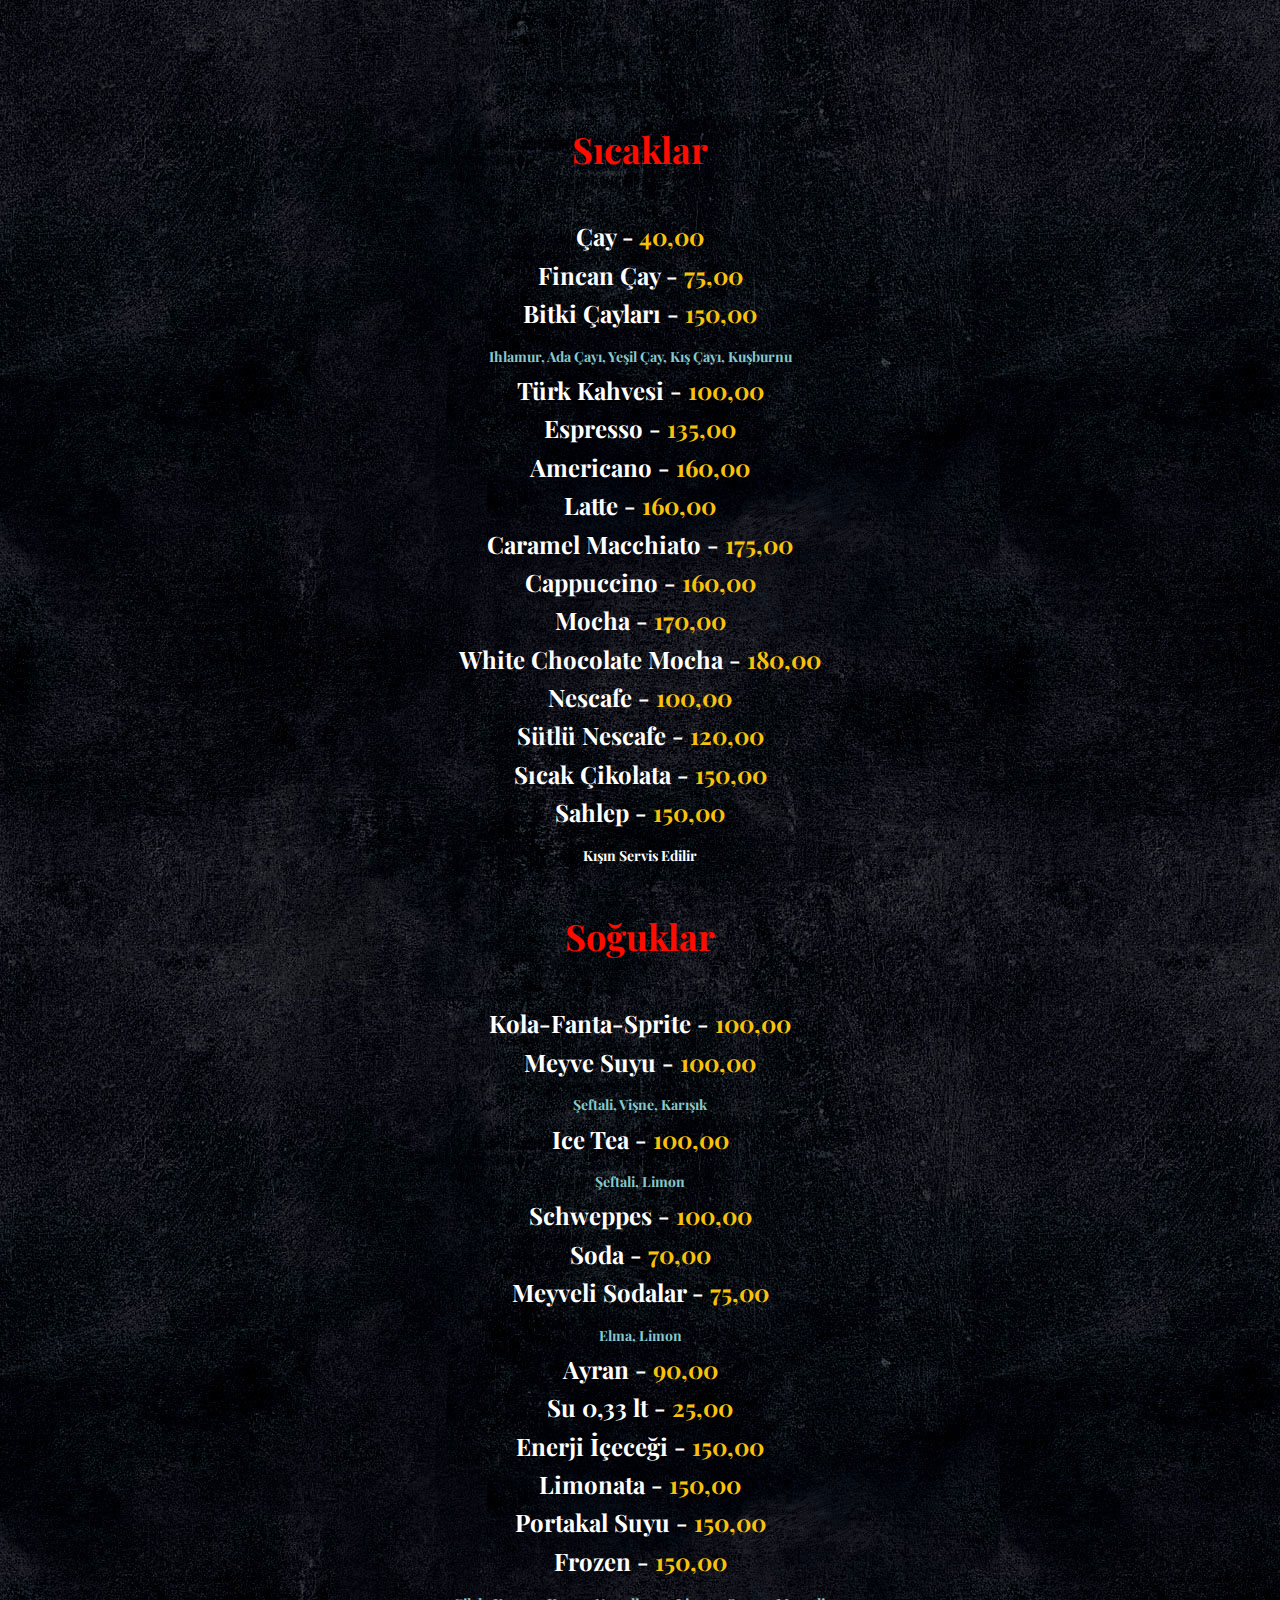
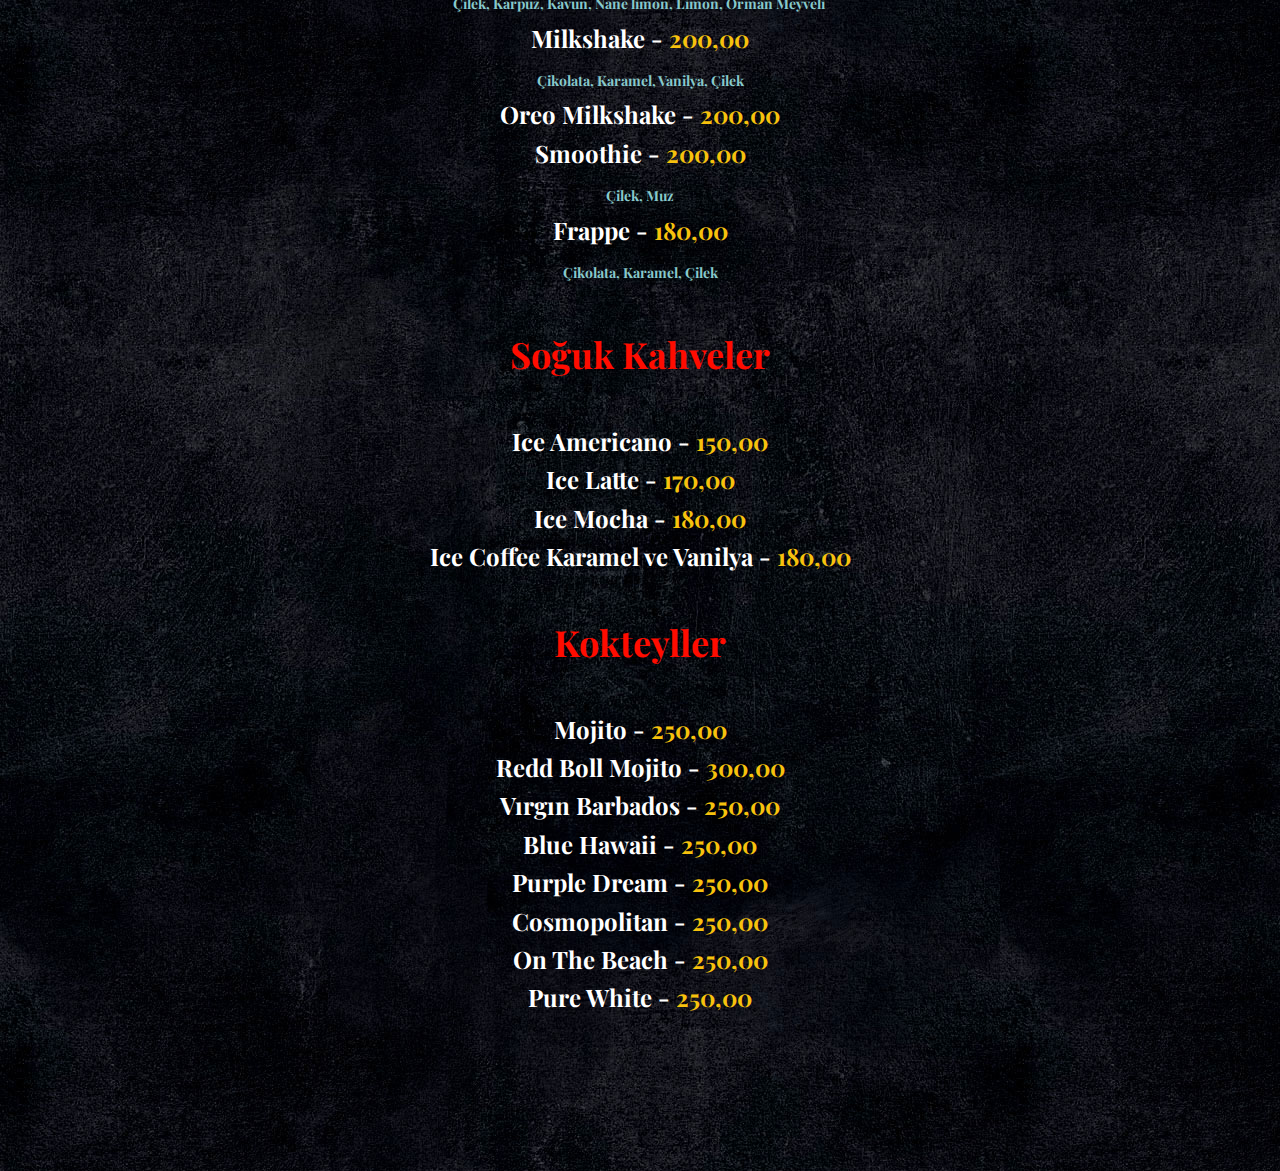
<file: İçecekler.html>
<!DOCTYPE html>
<html style="font-size: 16px;" lang="tr"><head>
    <meta name="viewport" content="width=device-width, initial-scale=1.0">
    <meta charset="utf-8">
    <meta name="keywords" content="​and everything is perfect, Latest news, ​Travel with​ us, Do something fun, ​Travel with​ us, ​Working with a reputable travel agent takes the stress out of travel, ​Join Our Newsletter">
    <meta name="description" content="">
    <title>kahvaltı</title>
    <link rel="stylesheet" href="nicepage.css" media="screen">
<link rel="stylesheet" href="İçecekler.css" media="screen">
    <script class="u-script" type="text/javascript" src="jquery.js" defer=""></script>
    <script class="u-script" type="text/javascript" src="nicepage.js" defer=""></script>
    <meta name="generator" content="Nicepage 6.20.0, nicepage.com">
    <meta property="og:title" content="Maja Kahvaltı">
    <meta property="og:image" content="images/WhatsAppImage2021-10-01at23.39.09.jpeg">
    <meta property="og:url" content="majakirkpinar.com">
    <link rel="icon" href="images/favicon.png">
    <link id="u-theme-google-font" rel="stylesheet" href="https://fonts.googleapis.com/css?family=Playfair+Display:400,400i,500,500i,600,600i,700,700i,800,800i,900,900i">
    <link id="u-page-google-font" rel="stylesheet" href="https://fonts.googleapis.com/css?family=Open+Sans:300,300i,400,400i,500,500i,600,600i,700,700i,800,800i|Playfair+Display:400,400i,500,500i,600,600i,700,700i,800,800i,900,900i">
    
    
    
    <script type="application/ld+json">{
		"@context": "http://schema.org",
		"@type": "Organization",
		"name": "Maja Kırkpınar Sapanca Menü"
}</script>
    <meta name="theme-color" content="#f15048">
    <meta property="og:description" content="">
    <meta property="og:type" content="website">
  <meta data-intl-tel-input-cdn-path="intlTelInput/"></head>
  <body data-path-to-root="./" data-include-products="false" class="u-body u-xl-mode" data-lang="tr">
    <section class="u-align-center u-clearfix u-container-align-center u-image u-image-tiles u-section-1" id="carousel_be38" data-image-width="1000" data-image-height="1000">
      <div class="u-clearfix u-sheet u-sheet-1">
        <a href="./" class="u-border-2 u-border-grey-75 u-btn u-btn-round u-button-style u-custom-font u-font-open-sans u-hover-palette-1-light-1 u-palette-1-dark-1 u-radius-50 u-btn-1" data-animation-name="customAnimationIn" data-animation-duration="1000" data-animation-delay="1000">MENÜ</a>
        <p class="u-align-center u-custom-font u-font-playfair-display u-text u-text-body-alt-color u-text-1">
          <span style="font-size: 2.25rem; font-weight: 700;" class="u-text-palette-1-base">
            <span class="u-text-custom-color-2">Sıcaklar </span>
          </span>
          <br>
          <br>Çay - <span class="u-text-palette-3-base">40,00</span>
          <br>Fincan Çay - <span style="font-weight: 700;" class="u-text-palette-3-base">75,00</span>
          <br>Bitki Çayları - <span class="u-text-palette-3-base" style="font-weight: 700;">150,00</span>
          <br>
          <span style="font-size: 0.875rem;" class="u-text-palette-5-base">Ihlamur, Ada Çayı, Yeşil Çay, Kış Çayı, Kuşburnu</span>
          <span class="u-text-palette-5-base">
            <br>
          </span>Türk Kahvesi - <span style="font-weight: 700;" class="u-text-palette-3-base">100,00</span>
          <br>Espresso - <span style="font-weight: 700;" class="u-text-palette-3-base">135,00</span>
          <br>Americano - <span style="font-weight: 700;" class="u-text-palette-3-base">160,00</span>
          <br>Latte  - <span style="font-weight: 700;" class="u-text-palette-3-base">160,00</span>
          <br>Caramel Macchiato - <span style="font-weight: 700;" class="u-text-palette-3-base">175,00</span>
          <br>Cappuccino - <span style="font-weight: 700;" class="u-text-palette-3-base">160,00</span>
          <br>Mocha - <span style="font-weight: 700;" class="u-text-palette-3-base">170,00</span>
          <br>White Chocolate Mocha - <span style="font-weight: 700;" class="u-text-palette-3-base">180,00</span>
          <br>Nescafe - <span style="font-weight: 700;" class="u-text-palette-3-base">100,00</span>
          <br>Sütlü Nescafe - <span style="font-weight: 700;" class="u-text-palette-3-base">120,00</span>
          <br>Sıcak Çikolata - <span style="font-weight: 700;" class="u-text-palette-3-base">150,00</span>
          <span class="u-text-palette-5-base">
            <br>
          </span>Sahlep - <span style="font-weight: 700;" class="u-text-palette-3-base">150,00</span>
          <br>
          <span style="font-size: 0.875rem;">Kışın Servis Edilir</span>
          <br>
          <br>
          <span class="u-text-custom-color-2" style="font-size: 2.25rem; font-weight: 700;">Soğuklar </span>
          <br>
          <br>Kola-Fanta-Sprite - <span class="u-text-palette-3-base" style="font-weight: 700;">100,00</span>
          <br>Meyve Suyu - <span class="u-text-palette-3-base" style="font-weight: 700;">100,00</span>
          <br>
          <span style="font-size: 0.875rem;" class="u-text-palette-5-base">Şeftali, Vişne, Karışık </span>
          <span class="u-text-palette-5-base">
            <br>
          </span>Ice Tea - <span class="u-text-palette-3-base" style="font-weight: 700;">100,00</span>
          <br>
          <span style="font-size: 0.875rem;" class="u-text-palette-5-base">Şeftali, Limon </span>
          <span class="u-text-palette-5-base">
            <br>
          </span>Schweppes - <span style="font-weight: 700;" class="u-text-palette-3-base">100,00</span>
          <br>Soda - <span class="u-text-palette-3-base" style="font-weight: 700;">70,00</span>
          <br>Meyveli Sodalar - <span style="font-weight: 700;" class="u-text-palette-3-base">75,00</span>
          <br>
          <span style="font-size: 0.875rem;" class="u-text-palette-5-base">Elma, Limon </span>
          <br>Ayran - <span class="u-text-palette-3-base" style="font-weight: 700;">90,00</span>
          <br>Su 0,33 lt - <span class="u-text-palette-3-base" style="font-weight: 700;">25,00</span>
          <br>Enerji İçeceği - <span class="u-text-palette-3-base" style="font-weight: 700;">150,00</span>
          <br>Limonata - <span style="font-weight: 700;" class="u-text-palette-3-base">150,00</span>
          <br>Portakal Suyu - <span class="u-text-palette-3-base" style="font-weight: 700;">150,00</span>
          <br>Frozen - <span style="font-weight: 700;" class="u-text-palette-3-base">150,00</span>
          <br>
          <span style="font-size: 0.875rem;" class="u-text-palette-5-base">Çilek, Karpuz, Kavun, Nane limon, Limon, Orman Meyveli&nbsp;</span>
          <br>Milkshake - <span style="font-weight: 700;" class="u-text-palette-3-base">200,00</span>
          <br>
          <span class="u-text-palette-5-base" style="font-size: 0.875rem;">Çikolata, Karamel, Vanilya, Çilek</span>
          <br>Oreo Milkshake -<span class="u-text-palette-3-base">&nbsp;200,00</span>
          <br>Smoothie - <span class="u-text-palette-3-base">200,00</span>
          <br>
          <span class="u-text-palette-5-base" style="font-size: 0.875rem;">Çilek, Muz</span>
          <br>Frappe - <span style="font-weight: 700;" class="u-text-palette-3-base">180,00</span>
          <br>
          <span class="u-text-palette-5-base" style="font-size: 0.875rem;">Çikolata, Karamel, Çilek<br>
            <br>
          </span>
          <span style="font-size: 2.25rem;" class="u-text-custom-color-2">Soğuk Kahveler</span>
          <br>
          <br>Ice Americano - <span class="u-text-palette-3-base">150,00</span>
          <br> Ice Latte - <span style="font-weight: 700;" class="u-text-palette-3-base">170,00</span>
          <br>Ice Mocha - <span style="font-weight: 700;" class="u-text-palette-3-base">180,00</span>
          <br>Ice Coffee Karamel ve Vanilya - <span style="font-weight: 700;" class="u-text-palette-3-base">180,00</span>
          <br>
          <br>
          <span style="font-size: 2.25rem;" class="u-text-custom-color-2">Kokteyller</span>
          <br>
          <br>Mojito - <span class="u-text-palette-3-base">250,00</span>
          <br>Redd Boll Mojito - <span class="u-text-palette-3-base">300,00</span>
          <br>Vırgın Barbados - <span class="u-text-palette-3-base">250,00</span>
          <br>Blue Hawaii - <span class="u-text-palette-3-base">250,00</span>
          <br>Purple Dream - <span class="u-text-palette-3-base">250,00</span>
          <br>Cosmopolitan - <span class="u-text-palette-3-base">250,00</span>
          <br>On The Beach - <span class="u-text-palette-3-base">250,00</span>
          <br> Pure White - <span class="u-text-palette-3-base">250,00</span>
          <br>
        </p>
        <a href="./" class="u-border-2 u-border-grey-75 u-btn u-btn-round u-button-style u-custom-font u-font-open-sans u-hover-palette-1-light-1 u-palette-1-dark-1 u-radius-50 u-btn-2" data-animation-name="customAnimationIn" data-animation-duration="1000" data-animation-delay="1000">MENÜ</a>
      </div>
    </section>
    
    
    
    
  
</body></html>
</file>
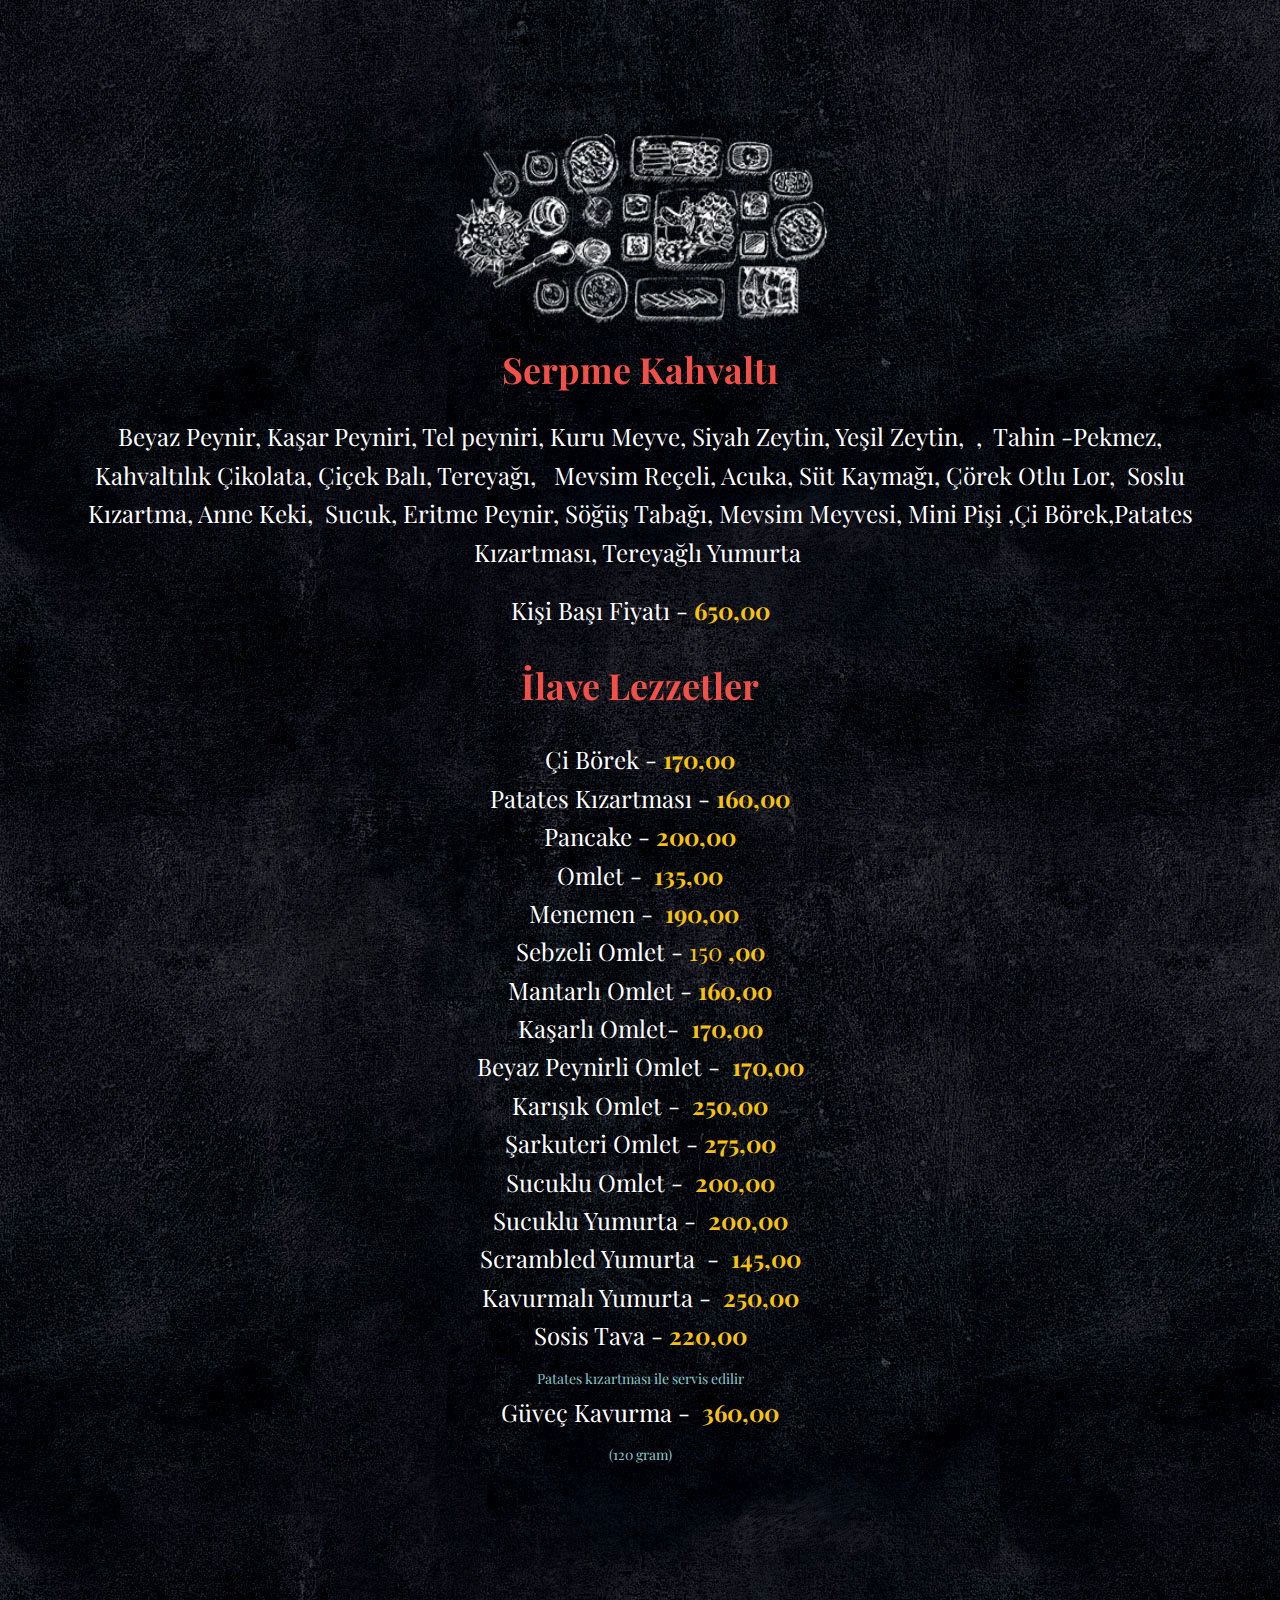
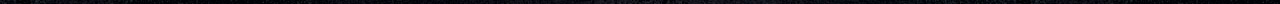
<file: Kahvaltı.html>
<!DOCTYPE html>
<html style="font-size: 16px;" lang="tr"><head>
    <meta name="viewport" content="width=device-width, initial-scale=1.0">
    <meta charset="utf-8">
    <meta name="keywords" content="​and everything is perfect, Latest news, ​Travel with​ us, Do something fun, ​Travel with​ us, ​Working with a reputable travel agent takes the stress out of travel, ​Join Our Newsletter">
    <meta name="description" content="">
    <title>kahvaltı</title>
    <link rel="stylesheet" href="nicepage.css" media="screen">
<link rel="stylesheet" href="Kahvaltı.css" media="screen">
    <script class="u-script" type="text/javascript" src="jquery.js" defer=""></script>
    <script class="u-script" type="text/javascript" src="nicepage.js" defer=""></script>
    <meta name="generator" content="Nicepage 6.20.0, nicepage.com">
    <meta property="og:title" content="Maja Kahvaltı">
    <meta property="og:image" content="images/WhatsAppImage2021-10-01at23.39.09.jpeg">
    <meta property="og:url" content="majakirkpinar.com">
    <link rel="icon" href="images/favicon.png">
    <link id="u-theme-google-font" rel="stylesheet" href="https://fonts.googleapis.com/css?family=Playfair+Display:400,400i,500,500i,600,600i,700,700i,800,800i,900,900i">
    <link id="u-page-google-font" rel="stylesheet" href="https://fonts.googleapis.com/css?family=Open+Sans:300,300i,400,400i,500,500i,600,600i,700,700i,800,800i|Playfair+Display:400,400i,500,500i,600,600i,700,700i,800,800i,900,900i">
    
    
    
    <script type="application/ld+json">{
		"@context": "http://schema.org",
		"@type": "Organization",
		"name": "Maja Kırkpınar Sapanca Menü"
}</script>
    <meta name="theme-color" content="#f15048">
    <meta property="og:description" content="">
    <meta property="og:type" content="website">
  <meta data-intl-tel-input-cdn-path="intlTelInput/"></head>
  <body data-path-to-root="./" data-include-products="false" class="u-body u-xl-mode" data-lang="tr">
    <section class="u-align-center u-clearfix u-container-align-center u-image u-image-tiles u-section-1" id="carousel_be38" data-image-width="1000" data-image-height="1000">
      <div class="u-clearfix u-sheet u-sheet-1">
        <a href="./" class="u-border-2 u-border-grey-75 u-btn u-btn-round u-button-style u-custom-font u-font-open-sans u-hover-palette-1-light-1 u-palette-1-dark-1 u-radius-50 u-btn-1" data-animation-name="customAnimationIn" data-animation-duration="1000" data-animation-delay="1000">MENÜ</a>
        <img class="u-align-center u-image u-image-contain u-image-default u-image-1" src="images/kahvalt.png" alt="" data-image-width="336" data-image-height="170" data-animation-name="customAnimationIn" data-animation-duration="1000">
        <p class="u-align-center u-custom-font u-font-playfair-display u-text u-text-palette-1-base u-text-1" data-animation-name="pulse" data-animation-duration="1000" data-animation-direction="" data-animation-delay="500">Serpme Kahvaltı</p>
        <p class="u-align-center u-custom-font u-font-playfair-display u-text u-text-body-alt-color u-text-default u-text-2"> Beyaz Peynir,
Kaşar Peyniri, Tel peyniri, Kuru Meyve, Siyah Zeytin, Yeşil Zeytin,&nbsp; ,&nbsp;
Tahin -Pekmez, Kahvaltılık Çikolata, Çiçek Balı, Tereyağı,&nbsp; &nbsp;Mevsim
Reçeli, Acuka, Süt Kaymağı, Çörek Otlu Lor, &nbsp;Soslu Kızartma, Anne Keki, &nbsp;Sucuk, Eritme Peynir, Söğüş Tabağı, Mevsim Meyvesi,
Mini Pişi ,Çi Börek,Patates Kızartması, Tereyağlı Yumurta&nbsp;</p>
        <p class="u-align-center u-custom-font u-font-playfair-display u-text u-text-palette-3-base u-text-3">
          <span class="u-text-body-alt-color">Kişi Başı Fiyatı </span>
          <span class="u-text-body-alt-color">- </span>
          <span style="font-weight: 700;">650,00</span>
        </p>
        <p class="u-align-center u-custom-font u-font-playfair-display u-text u-text-palette-1-base u-text-4" data-animation-name="pulse" data-animation-duration="1000" data-animation-direction="" data-animation-delay="1000">İlave Lezzetler</p>
        <p class="u-align-center u-custom-font u-font-playfair-display u-text u-text-palette-3-base u-text-5">
          <span class="u-text-body-alt-color"> Çi Börek - </span>
          <span style="font-weight: 700;">170,00</span>
          <br>
          <span class="u-text-body-alt-color">Patates Kızartması - </span>
          <span style="font-weight: 700;">160,00</span>
          <br>
          <span class="u-text-white">Pancake</span>&nbsp;<span class="u-text-white">-</span>
          <span style="font-weight: 700;">200,00</span>
          <br>
          <span class="u-text-body-alt-color">Omlet -&nbsp;</span>
          <span style="font-weight: 700;">135,00</span>
          <br>
          <span class="u-text-body-alt-color">Menemen -&nbsp;</span>
          <span style="font-weight: 700;">190,00</span>&nbsp;&nbsp;<br>
          <span class="u-text-body-alt-color">Sebzeli Omlet - <span class="u-text-palette-3-base">150</span>
          </span>
          <span style="font-weight: 700;">,00</span>
          <br>
          <span class="u-text-white">Mantarlı Omlet - </span>
          <span style="font-weight: 700;">160,00</span>
          <br>
          <span class="u-text-body-alt-color">Kaşarlı Omlet-&nbsp;</span>
          <span style="font-weight: 700;">170,00</span>
          <br>
          <span class="u-text-body-alt-color">Beyaz Peynirli Omlet -&nbsp;</span>
          <span style="font-weight: 700;">170,00</span>
          <br>
          <span class="u-text-body-alt-color">Karışık Omlet -&nbsp;</span>
          <span style="font-weight: 700;">250,00</span>
          <br>
          <span class="u-text-white">Şarkuteri Omlet -</span>
          <span style="font-weight: 700;">275,00</span>
          <br>
          <span class="u-text-body-alt-color">Sucuklu Omlet -&nbsp;</span>
          <span style="font-weight: 700;"> 200,00</span>
          <br>
          <span class="u-text-body-alt-color">Sucuklu Yumurta -<span style="font-weight: 700;">&nbsp;</span>
          </span>
          <span style="font-weight: 700;"> 200,00</span>
          <br>
          <span class="u-text-body-alt-color">Scrambled Yumurta&nbsp; -&nbsp;</span>
          <span style="font-weight: 700;">145,00</span>
          <br>
          <span class="u-text-body-alt-color">Kavurmalı Yumurta -&nbsp;</span>
          <span style="font-weight: 700;">250,00</span>
          <br>
          <span class="u-text-body-alt-color">Sosis Tava - </span>
          <span style="font-weight: 700;">220,00</span>
          <br>
          <span class="u-text-palette-5-base" style="font-size: 0.875rem;">Patates kızartması ile servis edilir</span>
          <br>
          <span class="u-text-body-alt-color">Güveç Kavurma -&nbsp;</span>
          <span style="font-weight: 700;">360,00</span>
          <br>
          <span style="font-size: 0.875rem;" class="u-text-palette-5-base">(120 gram)</span>
        </p>
        <a href="./" class="u-border-2 u-border-grey-75 u-btn u-btn-round u-button-style u-custom-font u-font-open-sans u-hover-palette-1-light-1 u-palette-1-dark-1 u-radius-50 u-btn-2" data-animation-name="customAnimationIn" data-animation-duration="1000" data-animation-delay="1000">MENÜ</a>
      </div>
    </section>
    
    
    
    
  
</body></html>
</file>
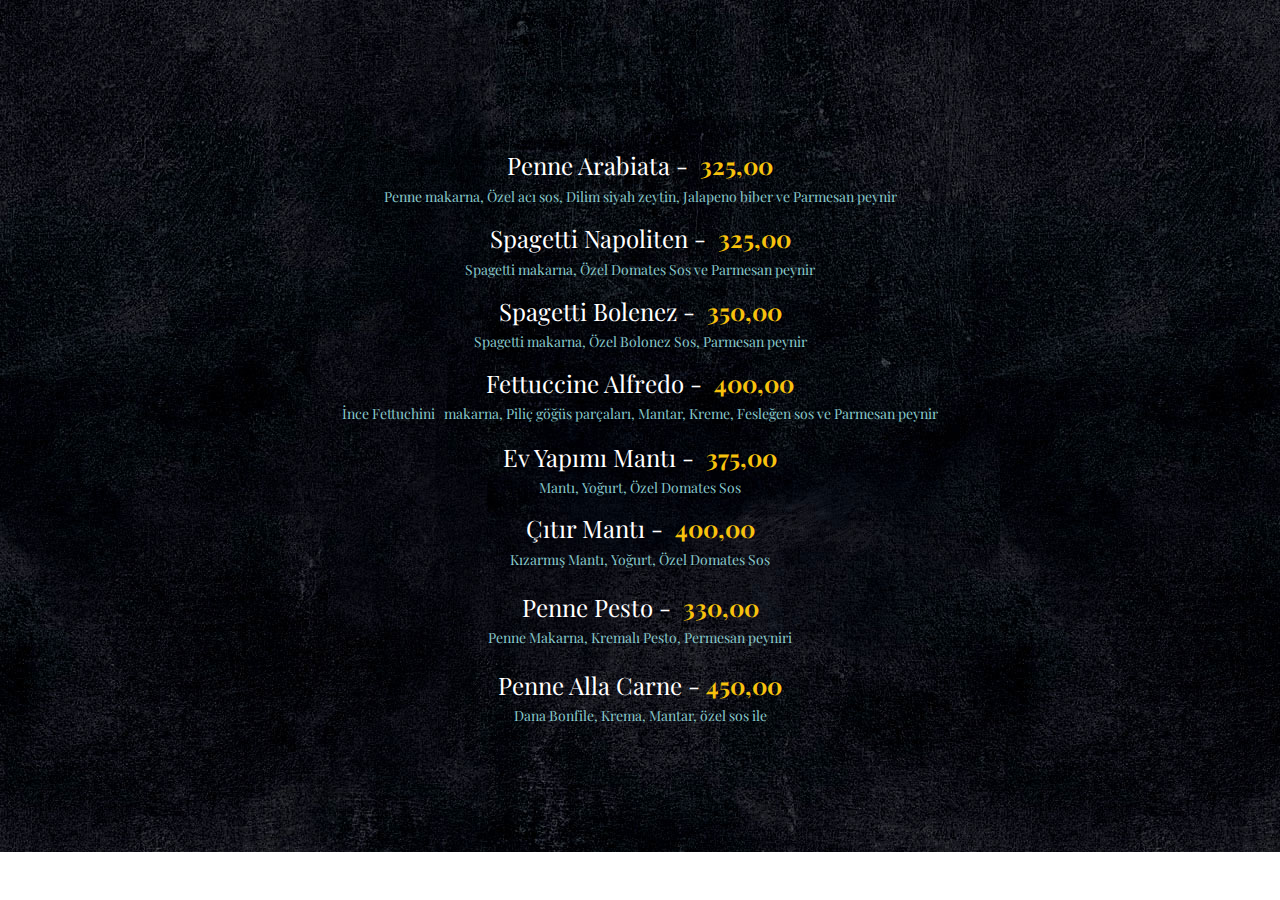
<file: Makarnalar.html>
<!DOCTYPE html>
<html style="font-size: 16px;" lang="tr"><head>
    <meta name="viewport" content="width=device-width, initial-scale=1.0">
    <meta charset="utf-8">
    <meta name="keywords" content="​and everything is perfect, Latest news, ​Travel with​ us, Do something fun, ​Travel with​ us, ​Working with a reputable travel agent takes the stress out of travel, ​Join Our Newsletter">
    <meta name="description" content="">
    <title>kahvaltı</title>
    <link rel="stylesheet" href="nicepage.css" media="screen">
<link rel="stylesheet" href="Makarnalar.css" media="screen">
    <script class="u-script" type="text/javascript" src="jquery.js" defer=""></script>
    <script class="u-script" type="text/javascript" src="nicepage.js" defer=""></script>
    <meta name="generator" content="Nicepage 6.20.0, nicepage.com">
    <meta property="og:title" content="Maja Kahvaltı">
    <meta property="og:image" content="images/WhatsAppImage2021-10-01at23.39.09.jpeg">
    <meta property="og:url" content="majakirkpinar.com">
    <link rel="icon" href="images/favicon.png">
    <link id="u-theme-google-font" rel="stylesheet" href="https://fonts.googleapis.com/css?family=Playfair+Display:400,400i,500,500i,600,600i,700,700i,800,800i,900,900i">
    <link id="u-page-google-font" rel="stylesheet" href="https://fonts.googleapis.com/css?family=Open+Sans:300,300i,400,400i,500,500i,600,600i,700,700i,800,800i|Playfair+Display:400,400i,500,500i,600,600i,700,700i,800,800i,900,900i">
    
    
    
    <script type="application/ld+json">{
		"@context": "http://schema.org",
		"@type": "Organization",
		"name": "Maja Kırkpınar Sapanca Menü"
}</script>
    <meta name="theme-color" content="#f15048">
    <meta property="og:description" content="">
    <meta property="og:type" content="website">
  <meta data-intl-tel-input-cdn-path="intlTelInput/"></head>
  <body data-path-to-root="./" data-include-products="false" class="u-body u-xl-mode" data-lang="tr">
    <section class="u-align-center u-clearfix u-container-align-center u-image u-image-tiles u-section-1" id="carousel_be38" data-image-width="1000" data-image-height="1000">
      <div class="u-clearfix u-sheet u-sheet-1">
        <a href="./" class="u-border-2 u-border-grey-75 u-btn u-btn-round u-button-style u-custom-font u-font-open-sans u-hover-palette-1-light-1 u-palette-1-dark-1 u-radius-50 u-btn-1" data-animation-name="customAnimationIn" data-animation-duration="1000" data-animation-delay="1000">MENÜ</a>
        <p class="u-align-center u-custom-font u-font-playfair-display u-text u-text-palette-3-base u-text-1">
          <span class="u-text-body-alt-color"></span>
          <span class="u-text-body-alt-color"> Penne Arabiata&nbsp;-&nbsp;</span>
          <span style="font-weight: 700;">325,00</span>
          <br>
          <span style="font-size: 0.875rem;" class="u-text-palette-5-base"></span>
          <span class="u-text-palette-5-base" style="font-size: 0.875rem;">Penne makarna, Özel acı sos, Dilim siyah zeytin, Jalapeno biber ve Parmesan peynir</span>
        </p>
        <p class="u-align-center u-custom-font u-font-playfair-display u-text u-text-palette-3-base u-text-2">
          <span class="u-text-body-alt-color"></span>
          <span class="u-text-body-alt-color"> Spagetti Napoliten&nbsp;-&nbsp;</span>
          <span style="font-weight: 700;">325,00</span>
          <br>
          <span style="font-size: 0.875rem;" class="u-text-palette-5-base"></span>
          <span class="u-text-palette-5-base" style="font-size: 0.875rem;">Spagetti makarna, Özel Domates Sos ve Parmesan peynir</span>
        </p>
        <p class="u-align-center u-custom-font u-font-playfair-display u-text u-text-palette-3-base u-text-3">
          <span class="u-text-body-alt-color"></span>
          <span class="u-text-body-alt-color">Spagetti Bolenez&nbsp;-&nbsp;</span>
          <span style="font-weight: 700;">350,00</span>
          <br>
          <span style="font-size: 0.875rem;" class="u-text-palette-5-base"></span>
          <span class="u-text-palette-5-base" style="font-size: 0.875rem;">Spagetti makarna, Özel Bolonez Sos, Parmesan peynir</span>
        </p>
        <p class="u-align-center u-custom-font u-font-playfair-display u-text u-text-palette-3-base u-text-4">
          <span class="u-text-body-alt-color"></span>
          <span class="u-text-body-alt-color">Fettuccine Alfredo&nbsp;-&nbsp;</span>
          <span style="font-weight: 700;">400,00</span>
          <br>
          <span style="font-size: 0.875rem;" class="u-text-palette-5-base">İnce ​Fettuchini</span>
          <span class="u-text-palette-5-base" style="font-size: 0.875rem;">&nbsp;makarna, Piliç göğüs parçaları, Mantar, Kreme, Fesleğen sos ve Parmesan peynir</span>
        </p>
        <p class="u-align-center u-custom-font u-font-playfair-display u-text u-text-palette-3-base u-text-5">
          <span class="u-text-body-alt-color"></span>
          <span class="u-text-body-alt-color">Ev Yapımı Mantı&nbsp;-&nbsp;</span>
          <span style="font-weight: 700;">375,00</span>
          <br>
          <span style="font-size: 0.875rem;" class="u-text-palette-5-base"></span>
          <span class="u-text-palette-5-base" style="font-size: 0.875rem;">Mantı, Yoğurt, Özel Domates Sos</span>
        </p>
        <p class="u-align-center u-custom-font u-font-playfair-display u-text u-text-palette-3-base u-text-6">
          <span class="u-text-body-alt-color"></span>
          <span class="u-text-body-alt-color">Çıtır Mantı -&nbsp;</span>
          <span style="font-weight: 700;">400,00</span>
          <br>
          <span style="font-size: 0.875rem;" class="u-text-palette-5-base"></span>
          <span class="u-text-palette-5-base" style="font-size: 0.875rem;">Kızarmış Mantı, Yoğurt, Özel Domates Sos</span>
        </p>
        <p class="u-align-center u-custom-font u-font-playfair-display u-text u-text-palette-3-base u-text-7">
          <span class="u-text-body-alt-color">Penne Pesto -&nbsp;</span>
          <span style="font-weight: 700;">330,00</span>
          <br>
          <span style="font-size: 0.875rem;" class="u-text-palette-5-base"> Penne Makarna, Kremalı Pesto, Permesan peyniri</span>
        </p>
        <p class="u-align-center u-custom-font u-font-playfair-display u-text u-text-palette-3-base u-text-8">
          <span class="u-text-body-alt-color">Penne Alla Carne - <span style="font-weight: 700;" class="u-text-palette-3-base">450,00</span>
          </span>
          <br>
          <font color="#87c9cb">
            <span style="font-size: 14px;">Dana Bonfile, Krema, Mantar, özel sos ile</span>
          </font>
        </p>
        <a href="./" class="u-border-2 u-border-grey-75 u-btn u-btn-round u-button-style u-custom-font u-font-open-sans u-hover-palette-1-light-1 u-palette-1-dark-1 u-radius-50 u-btn-2" data-animation-name="customAnimationIn" data-animation-duration="1000" data-animation-delay="1000">MENÜ</a>
      </div>
    </section>
    
    
    
    
  
</body></html>
</file>
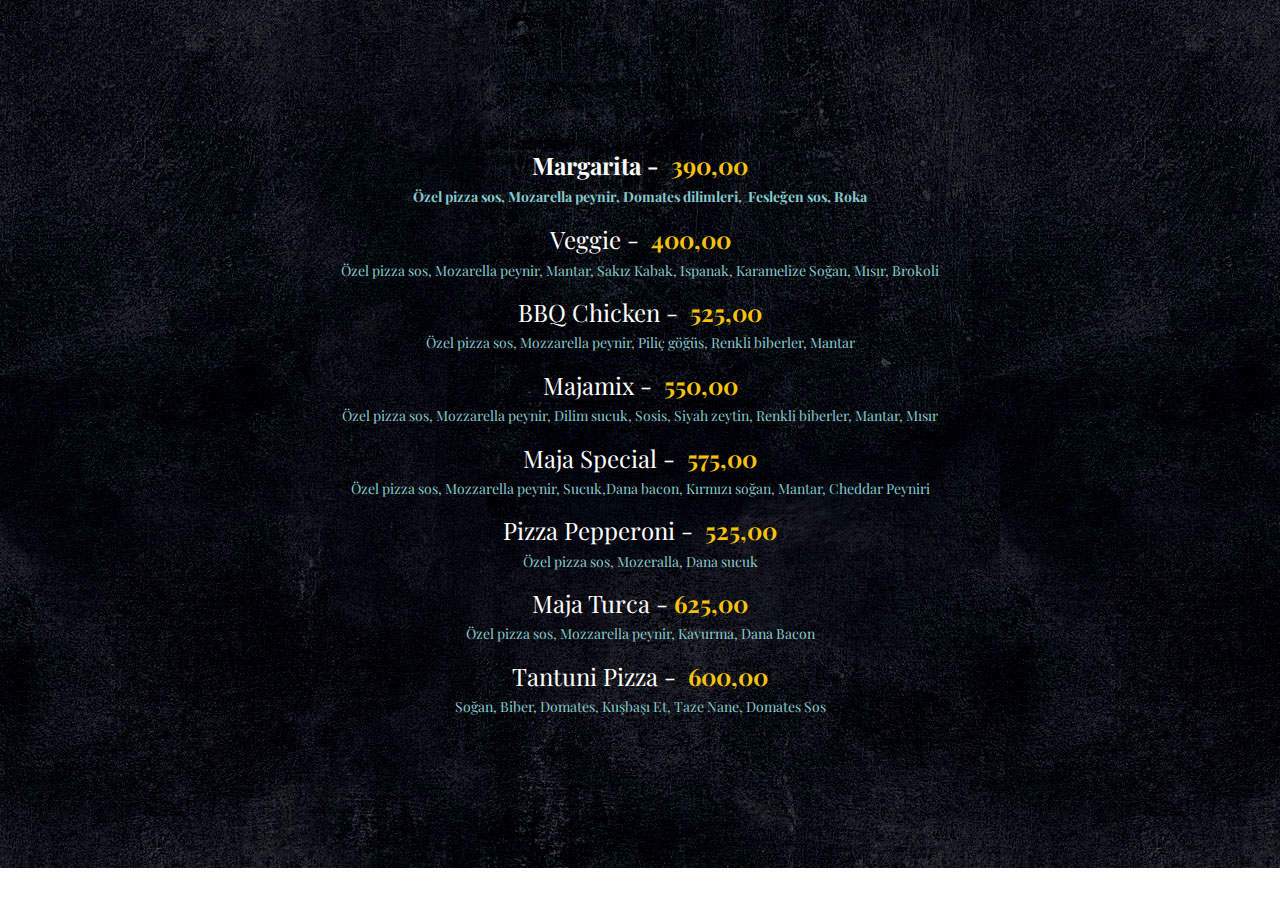
<file: Pizzalar.html>
<!DOCTYPE html>
<html style="font-size: 16px;" lang="tr"><head>
    <meta name="viewport" content="width=device-width, initial-scale=1.0">
    <meta charset="utf-8">
    <meta name="keywords" content="​and everything is perfect, Latest news, ​Travel with​ us, Do something fun, ​Travel with​ us, ​Working with a reputable travel agent takes the stress out of travel, ​Join Our Newsletter">
    <meta name="description" content="">
    <title>kahvaltı</title>
    <link rel="stylesheet" href="nicepage.css" media="screen">
<link rel="stylesheet" href="Pizzalar.css" media="screen">
    <script class="u-script" type="text/javascript" src="jquery.js" defer=""></script>
    <script class="u-script" type="text/javascript" src="nicepage.js" defer=""></script>
    <meta name="generator" content="Nicepage 6.20.0, nicepage.com">
    <meta property="og:title" content="Maja Kahvaltı">
    <meta property="og:image" content="images/WhatsAppImage2021-10-01at23.39.09.jpeg">
    <meta property="og:url" content="majakirkpinar.com">
    <link rel="icon" href="images/favicon.png">
    <link id="u-theme-google-font" rel="stylesheet" href="https://fonts.googleapis.com/css?family=Playfair+Display:400,400i,500,500i,600,600i,700,700i,800,800i,900,900i">
    <link id="u-page-google-font" rel="stylesheet" href="https://fonts.googleapis.com/css?family=Open+Sans:300,300i,400,400i,500,500i,600,600i,700,700i,800,800i|Playfair+Display:400,400i,500,500i,600,600i,700,700i,800,800i,900,900i">
    
    
    
    <script type="application/ld+json">{
		"@context": "http://schema.org",
		"@type": "Organization",
		"name": "Maja Kırkpınar Sapanca Menü"
}</script>
    <meta name="theme-color" content="#f15048">
    <meta property="og:description" content="">
    <meta property="og:type" content="website">
  <meta data-intl-tel-input-cdn-path="intlTelInput/"></head>
  <body data-path-to-root="./" data-include-products="false" class="u-body u-xl-mode" data-lang="tr">
    <section class="u-align-center u-clearfix u-container-align-center u-image u-image-tiles u-section-1" id="carousel_be38" data-image-width="1000" data-image-height="1000">
      <div class="u-clearfix u-sheet u-sheet-1">
        <a href="./" class="u-align-center-md u-align-center-sm u-align-center-xs u-border-2 u-border-grey-75 u-btn u-btn-round u-button-style u-custom-font u-font-open-sans u-hover-palette-1-light-1 u-palette-1-dark-1 u-radius-50 u-btn-1" data-animation-name="customAnimationIn" data-animation-duration="1000" data-animation-delay="1000">MENÜ</a>
        <p class="u-align-center u-custom-font u-font-playfair-display u-text u-text-palette-3-base u-text-1">
          <span class="u-text-body-alt-color"></span>
          <span class="u-text-body-alt-color"> Margarita -&nbsp;</span>
          <span style="font-weight: 700;">390,00</span>
          <br>
          <span style="font-size: 0.875rem;" class="u-text-palette-5-base"></span>
          <span class="u-text-palette-5-base" style="font-size: 0.875rem;">Özel pizza sos, Mozarella peynir, Domates dilimleri,&nbsp; Fesleğen sos, Roka</span>
        </p>
        <p class="u-align-center u-custom-font u-font-playfair-display u-text u-text-palette-3-base u-text-2">
          <span class="u-text-body-alt-color"></span>
          <span class="u-text-body-alt-color"> Veggie -&nbsp;</span>
          <span style="font-weight: 700;">400,00</span>
          <br>
          <span style="font-size: 0.875rem;" class="u-text-palette-5-base"></span>
          <span class="u-text-palette-5-base">
            <span style="font-size: 0.875rem;"></span>
            <span style="font-size: 0.875rem;">Özel pizza sos, Mozarella peynir, Mantar, Sakız Kabak, Ispanak, Karamelize Soğan, Mısır, Brokoli</span>
          </span>
        </p>
        <p class="u-align-center u-custom-font u-font-playfair-display u-text u-text-palette-3-base u-text-3">
          <span class="u-text-body-alt-color"></span>
          <span class="u-text-body-alt-color"> BBQ Chicken -&nbsp;</span>
          <span style="font-weight: 700;">525,00</span>
          <br>
          <span style="font-size: 0.875rem;" class="u-text-palette-5-base"></span>
          <span class="u-text-palette-5-base">
            <span style="font-size: 0.875rem;"></span>
            <span style="font-size: 0.875rem;"></span>
            <span style="font-size: 0.875rem;">Özel pizza sos, Mozzarella peynir, Piliç göğüs, Renkli biberler, Mantar</span>
          </span>
        </p>
        <p class="u-align-center u-custom-font u-font-playfair-display u-text u-text-palette-3-base u-text-4">
          <span class="u-text-body-alt-color">Majamix -&nbsp;</span>
          <span style="font-weight: 700;">550,00</span>
          <br>
          <span style="font-size: 0.875rem;" class="u-text-palette-5-base"></span>
          <span class="u-text-palette-5-base">
            <span style="font-size: 0.875rem;"></span>
            <span style="font-size: 0.875rem;"></span>
            <span style="font-size: 0.875rem;"></span>
            <span style="font-size: 0.875rem;"></span>
            <span style="font-size: 0.875rem;">Özel pizza sos, Mozzarella peynir, Dilim sucuk, Sosis, Siyah zeytin, Renkli biberler, Mantar, Mısır</span>
          </span>
        </p>
        <p class="u-align-center u-custom-font u-font-playfair-display u-text u-text-palette-3-base u-text-5">
          <span class="u-text-body-alt-color">Maja Special -&nbsp;</span>
          <span style="font-weight: 700;">575,00</span>
          <br>
          <span style="font-size: 0.875rem;" class="u-text-palette-5-base"></span>
          <span class="u-text-palette-5-base" style="font-size: 0.875rem;">Özel pizza sos, Mozzarella peynir, Sucuk,Dana bacon, Kırmızı soğan, Mantar, Cheddar Peyniri</span>
        </p>
        <p class="u-align-center u-custom-font u-font-playfair-display u-text u-text-palette-3-base u-text-6">
          <span class="u-text-body-alt-color">Pizza Pepperoni -&nbsp;</span>
          <span style="font-weight: 700;">525,00</span>
          <br>
          <span style="font-size: 0.875rem;" class="u-text-palette-5-base"></span>
          <span class="u-text-palette-5-base">
            <span style="font-size: 0.875rem;"></span>
            <span style="font-size: 0.875rem;"></span>
            <span style="font-size: 0.875rem;">Özel pizza sos, Mozeralla, Dana sucuk</span>
          </span>
        </p>
        <p class="u-align-center u-custom-font u-font-playfair-display u-text u-text-palette-3-base u-text-7">
          <span class="u-text-body-alt-color"> Maja Turca - </span>
          <span style="font-weight: 700;">625,00</span>
          <br>
          <span style="font-size: 0.875rem;" class="u-text-palette-5-base"></span>
          <span class="u-text-palette-5-base">
            <span style="font-size: 0.875rem;"></span>
            <span style="font-size: 0.875rem;">Özel pizza sos, Mozzarella peynir, Kavurma, Dana Bacon</span>
          </span>
        </p>
        <p class="u-align-center u-custom-font u-font-playfair-display u-text u-text-palette-3-base u-text-8">
          <span class="u-text-body-alt-color"> Tantuni Pizza -&nbsp;</span>
          <span style="font-weight: 700;">600,00</span>
          <br>
          <font color="#87c9cb">
            <span style="font-size: 14px;">Soğan, Biber, Domates, Kuşbaşı Et, Taze Nane, Domates Sos</span>
          </font>
        </p>
        <a href="./" class="u-border-2 u-border-grey-75 u-btn u-btn-round u-button-style u-custom-font u-font-open-sans u-hover-palette-1-light-1 u-palette-1-dark-1 u-radius-50 u-btn-2" data-animation-name="customAnimationIn" data-animation-duration="1000" data-animation-delay="1000">MENÜ</a>
      </div>
    </section>
    
    
    
    
  
</body></html>
</file>
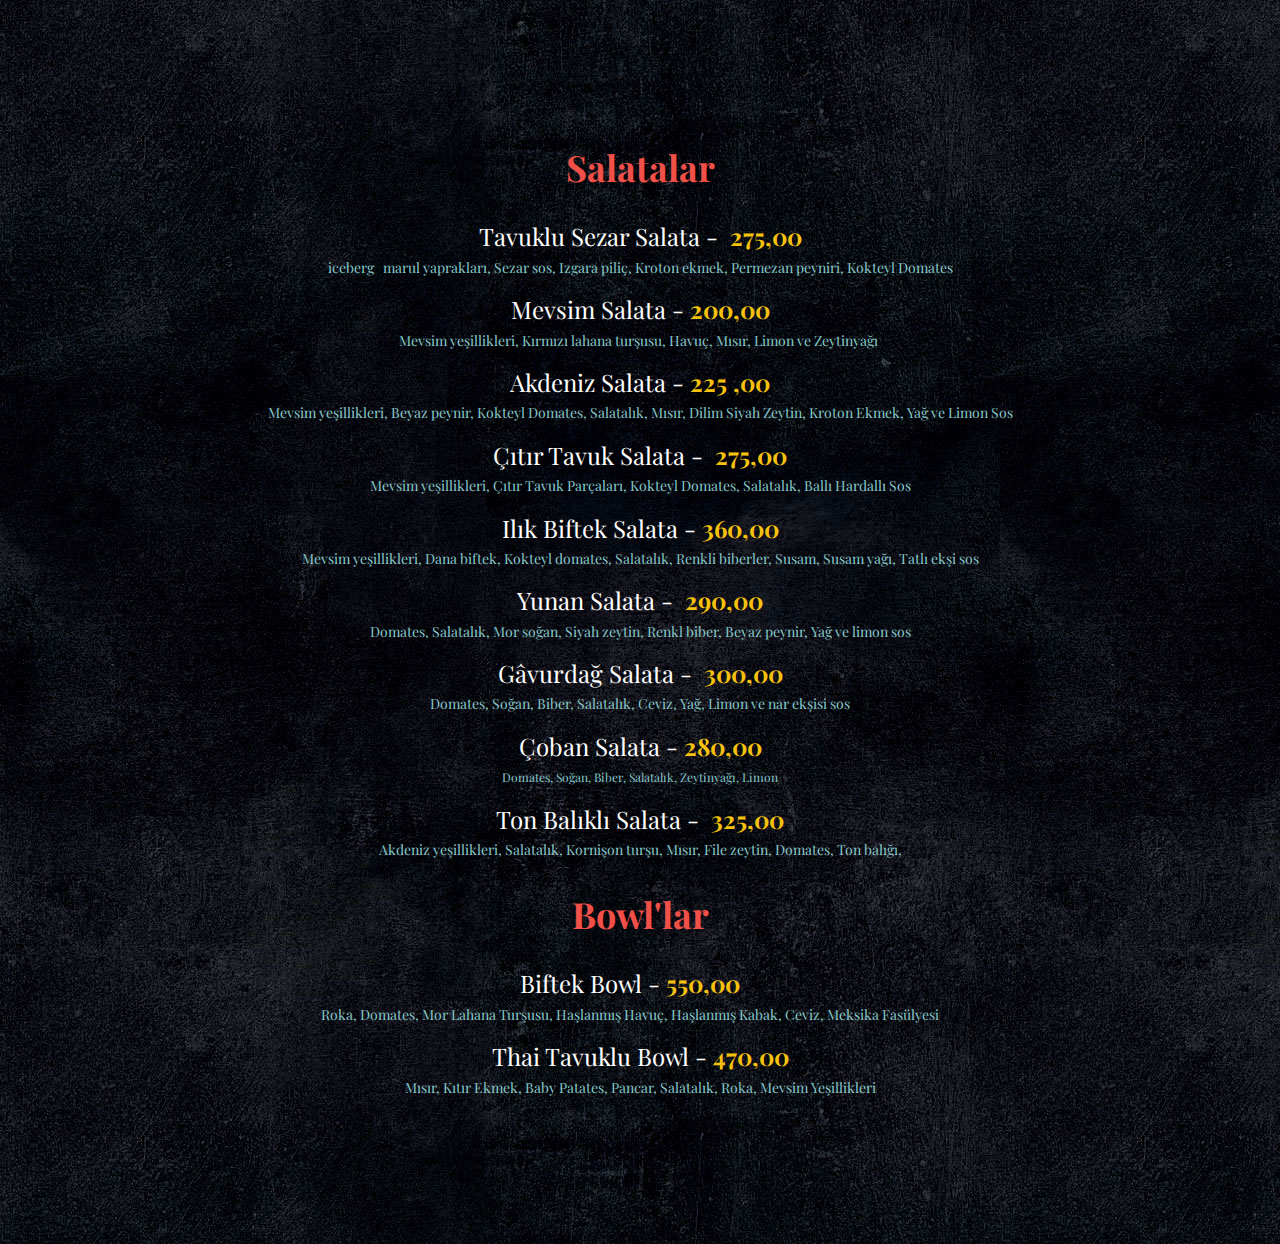
<file: Salatalar-ve-Bowllar.html>
<!DOCTYPE html>
<html style="font-size: 16px;" lang="tr"><head>
    <meta name="viewport" content="width=device-width, initial-scale=1.0">
    <meta charset="utf-8">
    <meta name="keywords" content="​and everything is perfect, Latest news, ​Travel with​ us, Do something fun, ​Travel with​ us, ​Working with a reputable travel agent takes the stress out of travel, ​Join Our Newsletter">
    <meta name="description" content="">
    <title>kahvaltı</title>
    <link rel="stylesheet" href="nicepage.css" media="screen">
<link rel="stylesheet" href="Salatalar-ve-Bowllar.css" media="screen">
    <script class="u-script" type="text/javascript" src="jquery.js" defer=""></script>
    <script class="u-script" type="text/javascript" src="nicepage.js" defer=""></script>
    <meta name="generator" content="Nicepage 6.20.0, nicepage.com">
    <meta property="og:title" content="Maja Kahvaltı">
    <meta property="og:image" content="images/WhatsAppImage2021-10-01at23.39.09.jpeg">
    <meta property="og:url" content="majakirkpinar.com">
    <link rel="icon" href="images/favicon.png">
    <link id="u-theme-google-font" rel="stylesheet" href="https://fonts.googleapis.com/css?family=Playfair+Display:400,400i,500,500i,600,600i,700,700i,800,800i,900,900i">
    <link id="u-page-google-font" rel="stylesheet" href="https://fonts.googleapis.com/css?family=Open+Sans:300,300i,400,400i,500,500i,600,600i,700,700i,800,800i|Playfair+Display:400,400i,500,500i,600,600i,700,700i,800,800i,900,900i">
    
    
    
    <script type="application/ld+json">{
		"@context": "http://schema.org",
		"@type": "Organization",
		"name": "Maja Kırkpınar Sapanca Menü"
}</script>
    <meta name="theme-color" content="#f15048">
    <meta property="og:description" content="">
    <meta property="og:type" content="website">
  <meta data-intl-tel-input-cdn-path="intlTelInput/"></head>
  <body data-path-to-root="./" data-include-products="false" class="u-body u-xl-mode" data-lang="tr">
    <section class="u-align-center u-clearfix u-container-align-center u-image u-image-tiles u-section-1" id="carousel_be38" data-image-width="1000" data-image-height="1000">
      <div class="u-clearfix u-sheet u-sheet-1">
        <a href="./" class="u-align-center-md u-align-center-sm u-align-center-xs u-border-2 u-border-grey-75 u-btn u-btn-round u-button-style u-custom-font u-font-open-sans u-hover-palette-1-light-1 u-palette-1-dark-1 u-radius-50 u-btn-1" data-animation-name="customAnimationIn" data-animation-duration="1000" data-animation-delay="1000">MENÜ</a>
        <p class="u-align-center u-text u-text-1"> Salatalar<br>
        </p>
        <p class="u-align-center u-custom-font u-font-playfair-display u-text u-text-palette-3-base u-text-2">
          <span class="u-text-body-alt-color"></span>
          <span class="u-text-body-alt-color"> Tavuklu Sezar Salata&nbsp;-&nbsp;</span>
          <span style="font-weight: 700;">275,00</span>
          <br>
          <span style="font-size: 0.875rem;" class="u-text-palette-5-base"> iceberg</span>
          <span class="u-text-palette-5-base" style="font-size: 0.875rem;">&nbsp;marul yaprakları, Sezar sos, Izgara piliç, Kroton ekmek, Permezan peyniri, Kokteyl Domates</span>
        </p>
        <p class="u-align-center u-custom-font u-font-playfair-display u-text u-text-palette-3-base u-text-3">
          <span class="u-text-body-alt-color"></span>
          <span class="u-text-body-alt-color">Mevsim Salata&nbsp;- </span>
          <span style="font-weight: 700;">200,00</span>
          <br>
          <span style="font-size: 0.875rem;" class="u-text-palette-5-base"></span>
          <span class="u-text-palette-5-base" style="font-size: 0.875rem;">Mevsim yeşillikleri, Kırmızı lahana turşusu, Havuç, Mısır, Limon ve Zeytinyağı&nbsp;</span>
        </p>
        <p class="u-align-center u-custom-font u-font-playfair-display u-text u-text-palette-3-base u-text-4">
          <span class="u-text-body-alt-color"></span>
          <span class="u-text-body-alt-color"> Akdeniz Salata&nbsp;- <span class="u-text-palette-3-base" style="font-weight: 700;">225</span>
          </span>
          <span style="font-weight: 700;">,00</span>
          <br>
          <span style="font-size: 0.875rem;" class="u-text-palette-5-base"></span>
          <span class="u-text-palette-5-base" style="font-size: 0.875rem;">Mevsim yeşillikleri, Beyaz peynir, Kokteyl Domates, Salatalık, Mısır, Dilim Siyah Zeytin, Kroton Ekmek, Yağ ve Limon Sos</span>
        </p>
        <p class="u-align-center u-custom-font u-font-playfair-display u-text u-text-palette-3-base u-text-5">
          <span class="u-text-body-alt-color"></span>
          <span class="u-text-body-alt-color"> Çıtır Tavuk Salata&nbsp;-&nbsp;</span>
          <span style="font-weight: 700;">275,00</span>
          <br>
          <span style="font-size: 0.875rem;" class="u-text-palette-5-base"></span>
          <span class="u-text-palette-5-base" style="font-size: 0.875rem;">Mevsim yeşillikleri, Çıtır Tavuk Parçaları, Kokteyl Domates, Salatalık, Ballı Hardallı Sos</span>
        </p>
        <p class="u-align-center u-custom-font u-font-playfair-display u-text u-text-palette-3-base u-text-6">
          <span class="u-text-body-alt-color">Ilık Biftek Salata&nbsp;- </span>
          <span style="font-weight: 700;">360,00</span>
          <br>
          <span style="font-size: 0.875rem;" class="u-text-palette-5-base"></span>
          <span class="u-text-palette-5-base" style="font-size: 0.875rem;">Mevsim yeşillikleri, Dana biftek, Kokteyl domates, Salatalık, Renkli biberler, Susam, Susam yağı, Tatlı ekşi sos</span>
        </p>
        <p class="u-align-center u-custom-font u-font-playfair-display u-text u-text-palette-3-base u-text-7">
          <span class="u-text-body-alt-color"></span>
          <span class="u-text-body-alt-color">Yunan Salata&nbsp;-&nbsp;</span>
          <span style="font-weight: 700;">290,00</span>
          <br>
          <span style="font-size: 0.875rem;" class="u-text-palette-5-base"></span>
          <span class="u-text-palette-5-base" style="font-size: 0.875rem;">Domates, Salatalık, Mor soğan, Siyah zeytin, Renkl biber, Beyaz peynir, Yağ ve limon sos</span>
        </p>
        <p class="u-align-center u-custom-font u-font-playfair-display u-text u-text-palette-3-base u-text-8">
          <span class="u-text-body-alt-color"></span>
          <span class="u-text-body-alt-color"> Gâvurdağ Salata&nbsp;-&nbsp;</span>
          <span style="font-weight: 700;">300,00</span>
          <br>
          <span style="font-size: 0.875rem;" class="u-text-palette-5-base"></span>
          <span class="u-text-palette-5-base" style="font-size: 0.875rem;">Domates, Soğan, Biber, Salatalık, Ceviz, Yağ, Limon ve nar ekşisi sos</span>
        </p>
        <p class="u-align-center u-custom-font u-font-playfair-display u-text u-text-palette-3-base u-text-9">
          <span class="u-text-body-alt-color"></span>
          <span class="u-text-body-alt-color"> Çoban Salata&nbsp;- </span>
          <span style="font-weight: 700;">280,00</span>
          <br>
          <span style="font-size: 0.75rem;" class="u-text-palette-5-base"></span>
          <span class="u-text-palette-5-base" style="font-size: 0.75rem;">Domates, Soğan, Biber, Salatalık, Zeytinyağı, Limon</span>
        </p>
        <p class="u-align-center u-custom-font u-font-playfair-display u-text u-text-palette-3-base u-text-10">
          <span class="u-text-body-alt-color"></span>
          <span class="u-text-body-alt-color"> Ton Balıklı Salata -&nbsp;</span>
          <span style="font-weight: 700;">325,00</span>
          <br>
          <span style="font-size: 0.875rem;" class="u-text-palette-5-base"></span>
          <span class="u-text-palette-5-base" style="font-size: 0.875rem;">Akdeniz yeşillikleri, Salatalık, Kornişon turşu, Mısır, File
zeytin, Domates, Ton balığı,</span>
        </p>
        <p class="u-align-center u-custom-font u-font-playfair-display u-text u-text-11">Bowl'lar</p>
        <p class="u-align-center u-custom-font u-font-playfair-display u-text u-text-palette-3-base u-text-12">
          <span class="u-text-body-alt-color"></span>
          <span class="u-text-body-alt-color"> Biftek Bowl - <span class="u-text-palette-3-base" style="font-weight: 700;">550,00</span>
          </span>
          <br>
          <font color="#87c9cb">
            <span style="font-size: 14px;">Roka, Domates, Mor Lahana Turşusu, Haşlanmış Havuç, Haşlanmış Kabak, Ceviz, Meksika Fasülyesi</span>
          </font>
        </p>
        <p class="u-align-center u-custom-font u-font-playfair-display u-text u-text-palette-3-base u-text-13">
          <span class="u-text-body-alt-color"></span>
          <span class="u-text-body-alt-color"> Thai Tavuklu Bowl - <span class="u-text-palette-3-base" style="font-weight: 700;">470,00</span>
          </span>
          <br>
          <font color="#87c9cb">
            <span style="font-size: 14px;">Mısır, Kıtır Ekmek, Baby Patates, Pancar, Salatalık, Roka, Mevsim Yeşillikleri</span>
          </font>
        </p>
        <a href="./" class="u-align-center-md u-align-center-sm u-align-center-xs u-border-2 u-border-grey-75 u-btn u-btn-round u-button-style u-custom-font u-font-open-sans u-hover-palette-1-light-1 u-palette-1-dark-1 u-radius-50 u-btn-2" data-animation-name="customAnimationIn" data-animation-duration="1000" data-animation-delay="1000">MENÜ</a>
      </div>
    </section>
    
    
    
    
  
</body></html>
</file>
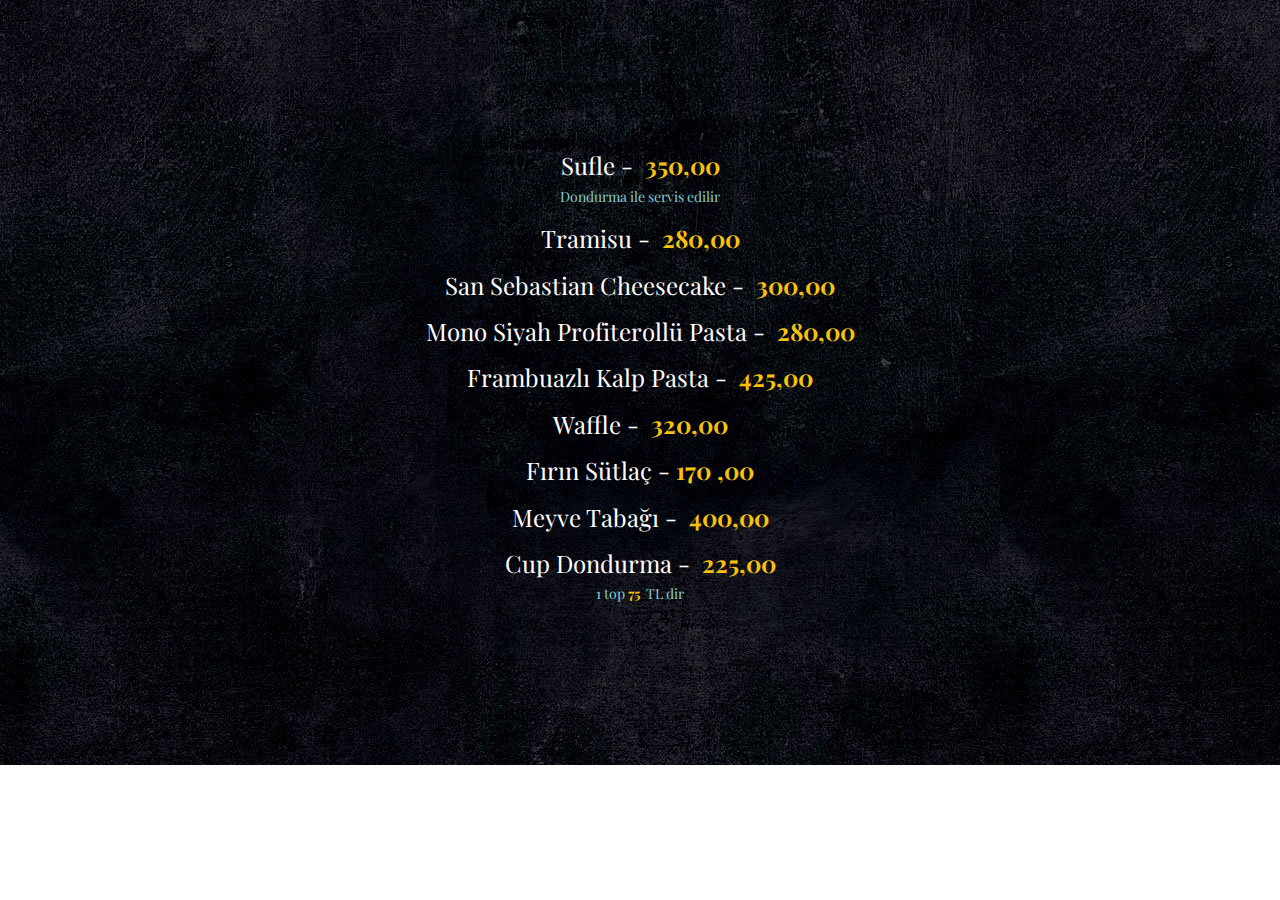
<file: Tatlılar.html>
<!DOCTYPE html>
<html style="font-size: 16px;" lang="tr"><head>
    <meta name="viewport" content="width=device-width, initial-scale=1.0">
    <meta charset="utf-8">
    <meta name="keywords" content="​and everything is perfect, Latest news, ​Travel with​ us, Do something fun, ​Travel with​ us, ​Working with a reputable travel agent takes the stress out of travel, ​Join Our Newsletter">
    <meta name="description" content="">
    <title>kahvaltı</title>
    <link rel="stylesheet" href="nicepage.css" media="screen">
<link rel="stylesheet" href="Tatlılar.css" media="screen">
    <script class="u-script" type="text/javascript" src="jquery.js" defer=""></script>
    <script class="u-script" type="text/javascript" src="nicepage.js" defer=""></script>
    <meta name="generator" content="Nicepage 6.20.0, nicepage.com">
    <meta property="og:title" content="Maja Kahvaltı">
    <meta property="og:image" content="images/WhatsAppImage2021-10-01at23.39.09.jpeg">
    <meta property="og:url" content="majakirkpinar.com">
    <link rel="icon" href="images/favicon.png">
    <link id="u-theme-google-font" rel="stylesheet" href="https://fonts.googleapis.com/css?family=Playfair+Display:400,400i,500,500i,600,600i,700,700i,800,800i,900,900i">
    <link id="u-page-google-font" rel="stylesheet" href="https://fonts.googleapis.com/css?family=Open+Sans:300,300i,400,400i,500,500i,600,600i,700,700i,800,800i|Playfair+Display:400,400i,500,500i,600,600i,700,700i,800,800i,900,900i">
    
    
    
    <script type="application/ld+json">{
		"@context": "http://schema.org",
		"@type": "Organization",
		"name": "Maja Kırkpınar Sapanca Menü"
}</script>
    <meta name="theme-color" content="#f15048">
    <meta property="og:description" content="">
    <meta property="og:type" content="website">
  <meta data-intl-tel-input-cdn-path="intlTelInput/"></head>
  <body data-path-to-root="./" data-include-products="false" class="u-body u-xl-mode" data-lang="tr">
    <section class="u-align-center u-clearfix u-container-align-center u-image u-image-tiles u-section-1" id="carousel_be38" data-image-width="1000" data-image-height="1000">
      <div class="u-clearfix u-sheet u-sheet-1">
        <a href="./" class="u-border-2 u-border-grey-75 u-btn u-btn-round u-button-style u-custom-font u-font-open-sans u-hover-palette-1-light-1 u-palette-1-dark-1 u-radius-50 u-btn-1" data-animation-name="customAnimationIn" data-animation-duration="1000" data-animation-delay="1000">MENÜ</a>
        <p class="u-align-center u-custom-font u-font-playfair-display u-text u-text-palette-3-base u-text-1">
          <span class="u-text-body-alt-color">Sufle -&nbsp;</span>
          <span style="font-weight: 700;">350,00</span>
          <br>
          <span style="color: rgb(255, 255, 255);"></span>
          <span style="font-size: 14px;" class="u-text-palette-5-base">Dondurma ile servis edilir</span>
        </p>
        <p class="u-align-center u-custom-font u-font-playfair-display u-text u-text-palette-3-base u-text-2">
          <span class="u-text-body-alt-color">Tramisu -&nbsp;</span>
          <span style="font-weight: 700;">280,00</span>
          <br>
        </p>
        <p class="u-align-center u-custom-font u-font-playfair-display u-text u-text-palette-3-base u-text-3">
          <span class="u-text-body-alt-color">San Sebastian Cheesecake -&nbsp;</span>
          <span style="font-weight: 700;">300,00</span>
          <br>
        </p>
        <p class="u-align-center u-custom-font u-font-playfair-display u-text u-text-palette-3-base u-text-4">
          <span class="u-text-body-alt-color">Mono Siyah Profiterollü Pasta -&nbsp;</span>
          <span style="font-weight: 700;">280,00</span>
          <br>
        </p>
        <p class="u-align-center u-custom-font u-font-playfair-display u-text u-text-palette-3-base u-text-5">
          <span class="u-text-body-alt-color">Frambuazlı Kalp Pasta -&nbsp;</span>
          <span style="font-weight: 700;">425,00</span>
          <br>
        </p>
        <p class="u-align-center u-custom-font u-font-playfair-display u-text u-text-palette-3-base u-text-6">
          <span class="u-text-body-alt-color">Waffle -&nbsp;</span>
          <span style="font-weight: 700;">320,00</span>
          <br>
        </p>
        <p class="u-align-center u-custom-font u-font-playfair-display u-text u-text-palette-3-base u-text-7">
          <span class="u-text-body-alt-color">Fırın Sütlaç - <span class="u-text-palette-3-base" style="font-weight: 700;">170</span>
          </span>
          <span style="font-weight: 700;">,00</span>
          <br>
        </p>
        <p class="u-align-center u-custom-font u-font-playfair-display u-text u-text-palette-3-base u-text-8">
          <span class="u-text-body-alt-color">Meyve Tabağı -&nbsp;</span>
          <span style="font-weight: 700;">400,00</span>
          <br>
        </p>
        <p class="u-align-center u-custom-font u-font-playfair-display u-text u-text-palette-3-base u-text-9">
          <span class="u-text-body-alt-color">Cup Dondurma -&nbsp;</span>
          <span style="font-weight: 700;">225,00</span>
          <br>
          <span style="font-size: 14px;">
            <span style="color: rgb(255, 255, 255);"></span>
            <span class="u-text-palette-5-base">1 top <font color="#f7c20d"><b>75</b>
              </font>&nbsp;TL dir
            </span>
          </span>
        </p>
        <a href="./" class="u-align-center u-border-2 u-border-grey-75 u-btn u-btn-round u-button-style u-custom-font u-font-open-sans u-hover-palette-1-light-1 u-palette-1-dark-1 u-radius-50 u-btn-2" data-animation-name="customAnimationIn" data-animation-duration="1000" data-animation-delay="1000">MENÜ</a>
      </div>
    </section>
    
    
    
    
  
</body></html>
</file>
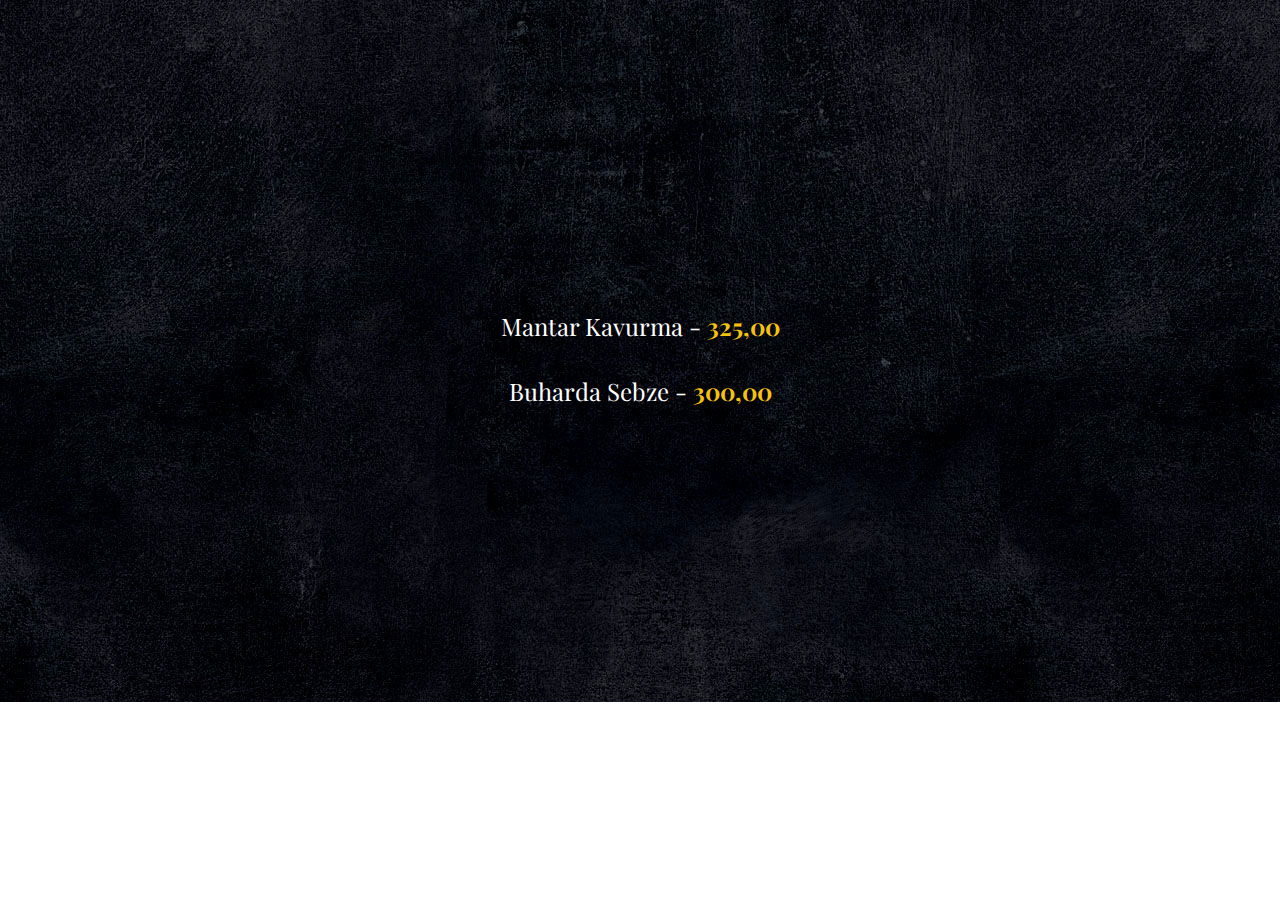
<file: Vejetaryen-ve-Diet.html>
<!DOCTYPE html>
<html style="font-size: 16px;" lang="tr"><head>
    <meta name="viewport" content="width=device-width, initial-scale=1.0">
    <meta charset="utf-8">
    <meta name="keywords" content="​and everything is perfect, Latest news, ​Travel with​ us, Do something fun, ​Travel with​ us, ​Working with a reputable travel agent takes the stress out of travel, ​Join Our Newsletter">
    <meta name="description" content="">
    <title>kahvaltı</title>
    <link rel="stylesheet" href="nicepage.css" media="screen">
<link rel="stylesheet" href="Vejetaryen-ve-Diet.css" media="screen">
    <script class="u-script" type="text/javascript" src="jquery.js" defer=""></script>
    <script class="u-script" type="text/javascript" src="nicepage.js" defer=""></script>
    <meta name="generator" content="Nicepage 6.20.0, nicepage.com">
    <meta property="og:title" content="Maja Kahvaltı">
    <meta property="og:image" content="images/WhatsAppImage2021-10-01at23.39.09.jpeg">
    <meta property="og:url" content="majakirkpinar.com">
    <link rel="icon" href="images/favicon.png">
    <link id="u-theme-google-font" rel="stylesheet" href="https://fonts.googleapis.com/css?family=Playfair+Display:400,400i,500,500i,600,600i,700,700i,800,800i,900,900i">
    <link id="u-page-google-font" rel="stylesheet" href="https://fonts.googleapis.com/css?family=Open+Sans:300,300i,400,400i,500,500i,600,600i,700,700i,800,800i|Playfair+Display:400,400i,500,500i,600,600i,700,700i,800,800i,900,900i">
    
    
    
    <script type="application/ld+json">{
		"@context": "http://schema.org",
		"@type": "Organization",
		"name": "Maja Kırkpınar Sapanca Menü"
}</script>
    <meta name="theme-color" content="#f15048">
    <meta property="og:description" content="">
    <meta property="og:type" content="website">
  <meta data-intl-tel-input-cdn-path="intlTelInput/"></head>
  <body data-path-to-root="./" data-include-products="false" class="u-body u-xl-mode" data-lang="tr">
    <section class="u-align-center u-clearfix u-container-align-center u-image u-image-tiles u-section-1" id="carousel_be38" data-image-width="1000" data-image-height="1000">
      <div class="u-clearfix u-sheet u-sheet-1">
        <a href="./" class="u-border-2 u-border-grey-75 u-btn u-btn-round u-button-style u-custom-font u-font-open-sans u-hover-palette-1-light-1 u-palette-1-dark-1 u-radius-50 u-btn-1" data-animation-name="customAnimationIn" data-animation-duration="1000" data-animation-delay="1000">MENÜ</a>
        <p class="u-align-center u-custom-font u-font-playfair-display u-text u-text-palette-3-base u-text-1">
          <span class="u-text-body-alt-color">Mantar Kavurma - </span>
          <span style="font-weight: 700;">325,00</span>
          <br>
        </p>
        <p class="u-align-center u-custom-font u-font-playfair-display u-text u-text-palette-3-base u-text-2">
          <span class="u-text-body-alt-color">Buharda Sebze - </span>
          <span style="font-weight: 700;">300,00</span>
          <br>
        </p>
        <a href="./" class="u-align-center u-border-2 u-border-grey-75 u-btn u-btn-round u-button-style u-custom-font u-font-open-sans u-hover-palette-1-light-1 u-palette-1-dark-1 u-radius-50 u-btn-2" data-animation-name="customAnimationIn" data-animation-duration="1000" data-animation-delay="1000">MENÜ</a>
      </div>
    </section>
    
    
    
    
  
</body></html>
</file>
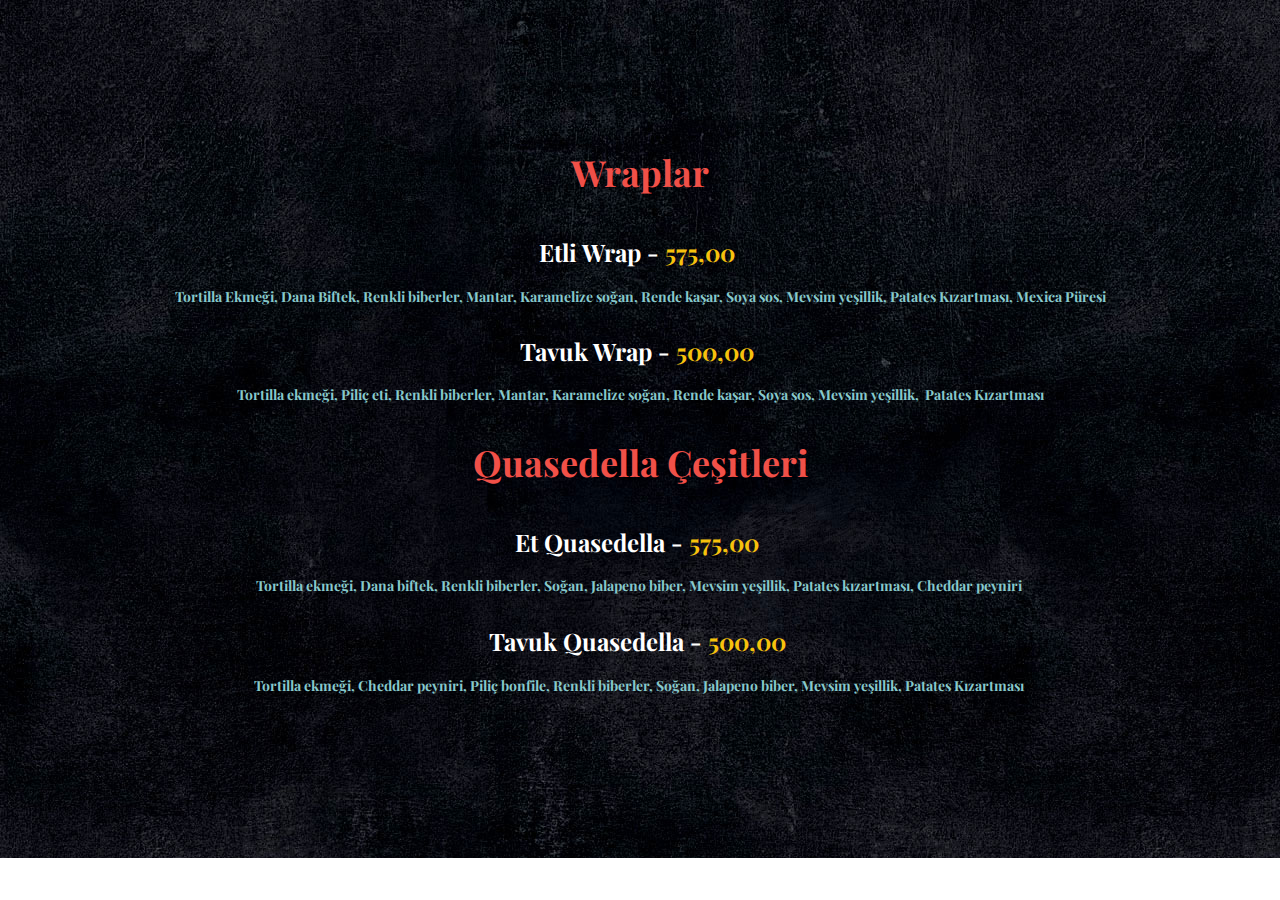
<file: Wrap-Quasedella.html>
<!DOCTYPE html>
<html style="font-size: 16px;" lang="tr"><head>
    <meta name="viewport" content="width=device-width, initial-scale=1.0">
    <meta charset="utf-8">
    <meta name="keywords" content="​and everything is perfect, Latest news, ​Travel with​ us, Do something fun, ​Travel with​ us, ​Working with a reputable travel agent takes the stress out of travel, ​Join Our Newsletter">
    <meta name="description" content="">
    <title>kahvaltı</title>
    <link rel="stylesheet" href="nicepage.css" media="screen">
<link rel="stylesheet" href="Wrap-Quasedella.css" media="screen">
    <script class="u-script" type="text/javascript" src="jquery.js" defer=""></script>
    <script class="u-script" type="text/javascript" src="nicepage.js" defer=""></script>
    <meta name="generator" content="Nicepage 6.20.0, nicepage.com">
    <meta property="og:title" content="Maja Kahvaltı">
    <meta property="og:image" content="images/WhatsAppImage2021-10-01at23.39.09.jpeg">
    <meta property="og:url" content="majakirkpinar.com">
    <link rel="icon" href="images/favicon.png">
    <link id="u-theme-google-font" rel="stylesheet" href="https://fonts.googleapis.com/css?family=Playfair+Display:400,400i,500,500i,600,600i,700,700i,800,800i,900,900i">
    <link id="u-page-google-font" rel="stylesheet" href="https://fonts.googleapis.com/css?family=Open+Sans:300,300i,400,400i,500,500i,600,600i,700,700i,800,800i|Playfair+Display:400,400i,500,500i,600,600i,700,700i,800,800i,900,900i">
    
    
    
    <script type="application/ld+json">{
		"@context": "http://schema.org",
		"@type": "Organization",
		"name": "Maja Kırkpınar Sapanca Menü"
}</script>
    <meta name="theme-color" content="#f15048">
    <meta property="og:description" content="">
    <meta property="og:type" content="website">
  <meta data-intl-tel-input-cdn-path="intlTelInput/"></head>
  <body data-path-to-root="./" data-include-products="false" class="u-body u-xl-mode" data-lang="tr">
    <section class="u-clearfix u-image u-image-tiles u-section-1" id="sec-86a7" data-image-width="1000" data-image-height="1000">
      <div class="u-clearfix u-sheet u-sheet-1">
        <a href="./" class="u-align-center u-border-2 u-border-grey-75 u-btn u-btn-round u-button-style u-custom-font u-font-open-sans u-hover-palette-1-light-1 u-palette-1-dark-1 u-radius-50 u-btn-1" data-animation-name="customAnimationIn" data-animation-duration="1000" data-animation-delay="1000">MENÜ</a>
        <p class="u-align-center u-text u-text-palette-1-base u-text-1"> Wraplar</p>
        <p class="u-align-center u-text u-text-palette-5-base u-text-2">
          <span style="font-size: 1.5rem;" class="u-text-white">Etli Wrap - <span class="u-text-palette-3-base">575,00</span>&nbsp;
          </span>
          <br>
          <span style="font-size: 0.875rem;"></span>
          <span style="font-size: 0.875rem;"> Tortilla Ekmeği, Dana Biftek, Renkli biberler, Mantar, Karamelize soğan, Rende kaşar, Soya sos, Mevsim yeşillik, Patates Kızartması, Mexica Püresi</span>
          <br>
        </p>
        <p class="u-align-center u-text u-text-palette-5-base u-text-3">
          <span style="font-size: 1.5rem;" class="u-text-white">Tavuk Wrap - <span class="u-text-palette-3-base">500,00</span>&nbsp;
          </span>
          <br>
          <span style="font-size: 0.875rem;"></span>
          <span style="font-size: 0.875rem;">Tortilla ekmeği, Piliç eti, Renkli biberler, Mantar, Karamelize soğan, Rende kaşar, Soya sos, Mevsim yeşillik,&nbsp; Patates Kızartması</span>
          <br>
        </p>
        <p class="u-align-center u-text u-text-palette-1-base u-text-4">Quasedella Çeşitleri</p>
        <p class="u-align-center u-text u-text-palette-5-base u-text-5">
          <span style="font-size: 1.5rem;" class="u-text-white">Et Quasedella - <span class="u-text-palette-3-base">575,00</span>&nbsp;
          </span>
          <br>
          <span style="font-size: 0.875rem;"></span>
          <span style="font-size: 0.875rem;">Tortilla ekmeği, Dana biftek, Renkli biberler, Soğan, Jalapeno biber, Mevsim yeşillik, Patates kızartması, Cheddar peyniri&nbsp;</span>
          <br>
        </p>
        <p class="u-align-center u-text u-text-palette-5-base u-text-6">
          <span style="font-size: 1.5rem;" class="u-text-white">Tavuk Quasedella - <span class="u-text-palette-3-base">500,00</span>&nbsp;
          </span>
          <br>
          <span style="font-size: 0.875rem;"></span>
          <span style="font-size: 0.875rem;">Tortilla ekmeği,  Cheddar peyniri, Piliç bonfile, Renkli biberler, Soğan, Jalapeno biber, Mevsim yeşillik, Patates Kızartması&nbsp;</span>
          <br>
        </p>
        <a href="./" class="u-align-center u-border-2 u-border-grey-75 u-btn u-btn-round u-button-style u-custom-font u-font-open-sans u-hover-palette-1-light-1 u-palette-1-dark-1 u-radius-50 u-btn-2" data-animation-name="customAnimationIn" data-animation-duration="1000" data-animation-delay="1000">MENÜ</a>
      </div>
    </section>
    
    
    
    
  
</body></html>
</file>
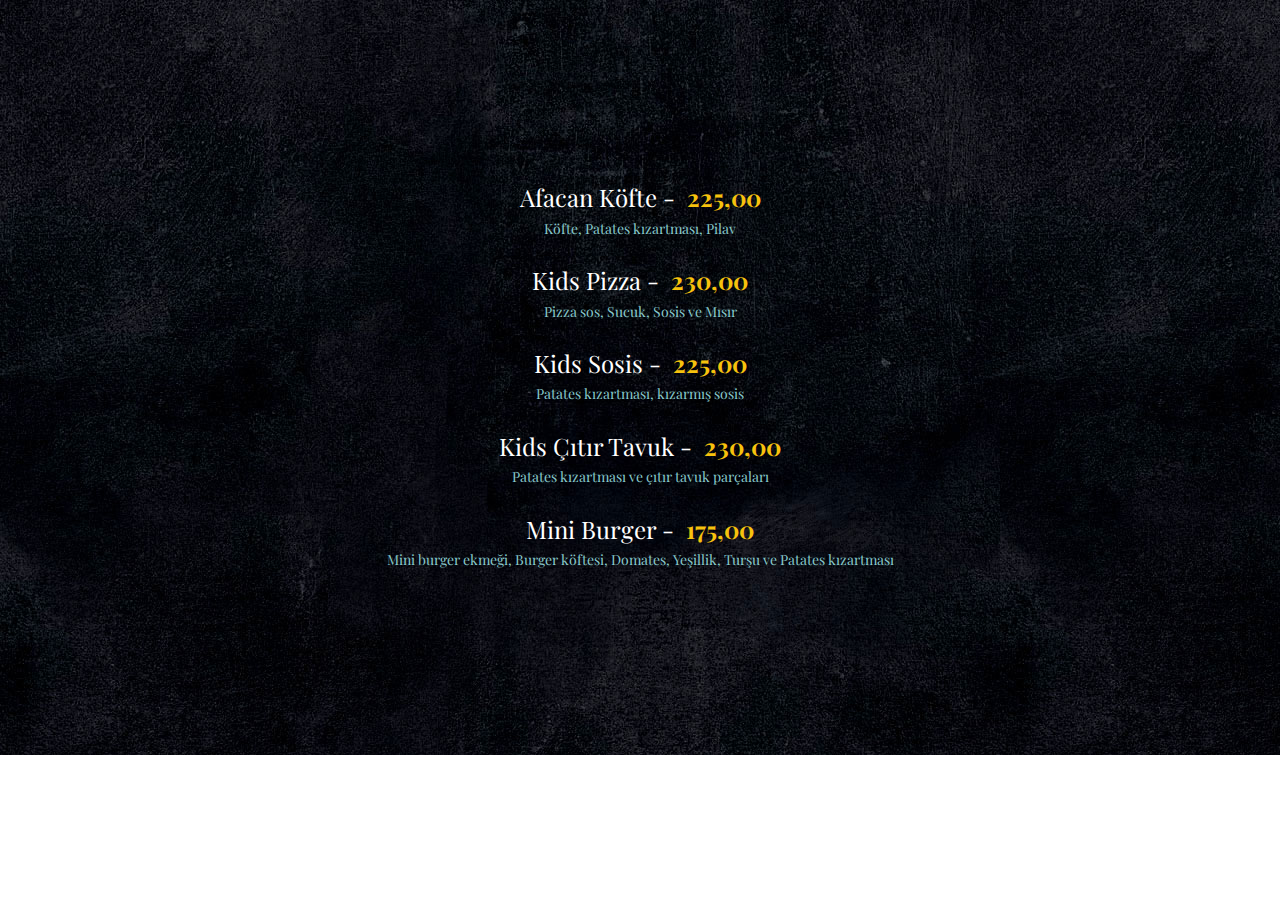
<file: Çocuk-Menüsü.html>
<!DOCTYPE html>
<html style="font-size: 16px;" lang="tr"><head>
    <meta name="viewport" content="width=device-width, initial-scale=1.0">
    <meta charset="utf-8">
    <meta name="keywords" content="​and everything is perfect, Latest news, ​Travel with​ us, Do something fun, ​Travel with​ us, ​Working with a reputable travel agent takes the stress out of travel, ​Join Our Newsletter">
    <meta name="description" content="">
    <title>kahvaltı</title>
    <link rel="stylesheet" href="nicepage.css" media="screen">
<link rel="stylesheet" href="Çocuk-Menüsü.css" media="screen">
    <script class="u-script" type="text/javascript" src="jquery.js" defer=""></script>
    <script class="u-script" type="text/javascript" src="nicepage.js" defer=""></script>
    <meta name="generator" content="Nicepage 6.20.0, nicepage.com">
    <meta property="og:title" content="Maja Kahvaltı">
    <meta property="og:image" content="images/WhatsAppImage2021-10-01at23.39.09.jpeg">
    <meta property="og:url" content="majakirkpinar.com">
    <link rel="icon" href="images/favicon.png">
    <link id="u-theme-google-font" rel="stylesheet" href="https://fonts.googleapis.com/css?family=Playfair+Display:400,400i,500,500i,600,600i,700,700i,800,800i,900,900i">
    <link id="u-page-google-font" rel="stylesheet" href="https://fonts.googleapis.com/css?family=Open+Sans:300,300i,400,400i,500,500i,600,600i,700,700i,800,800i|Playfair+Display:400,400i,500,500i,600,600i,700,700i,800,800i,900,900i">
    
    
    
    <script type="application/ld+json">{
		"@context": "http://schema.org",
		"@type": "Organization",
		"name": "Maja Kırkpınar Sapanca Menü"
}</script>
    <meta name="theme-color" content="#f15048">
    <meta property="og:description" content="">
    <meta property="og:type" content="website">
  <meta data-intl-tel-input-cdn-path="intlTelInput/"></head>
  <body data-path-to-root="./" data-include-products="false" class="u-body u-xl-mode" data-lang="tr">
    <section class="u-align-center u-clearfix u-container-align-center u-image u-image-tiles u-section-1" id="carousel_be38" data-image-width="1000" data-image-height="1000">
      <div class="u-clearfix u-sheet u-sheet-1">
        <a href="./" class="u-border-2 u-border-grey-75 u-btn u-btn-round u-button-style u-custom-font u-font-open-sans u-hover-palette-1-light-1 u-palette-1-dark-1 u-radius-50 u-btn-1" data-animation-name="customAnimationIn" data-animation-duration="1000" data-animation-delay="1000">MENÜ</a>
        <p class="u-align-center u-custom-font u-font-playfair-display u-text u-text-palette-3-base u-text-1">
          <span class="u-text-body-alt-color"></span>
          <span class="u-text-body-alt-color"> Afacan Köfte -&nbsp;</span>
          <span style="font-weight: 700;">225,00</span>
          <br>
          <span style="font-size: 0.875rem;" class="u-text-palette-5-base"></span>
          <span class="u-text-palette-5-base" style="font-size: 0.875rem;"> Köfte, Patates kızartması, Pilav</span>
        </p>
        <p class="u-align-center u-custom-font u-font-playfair-display u-text u-text-palette-3-base u-text-2">
          <span class="u-text-body-alt-color"></span>
          <span class="u-text-body-alt-color"> Kids Pizza -&nbsp;</span>
          <span style="font-weight: 700;">230,00</span>
          <br>
          <span style="font-size: 0.875rem;" class="u-text-palette-5-base"></span>
          <span class="u-text-palette-5-base">
            <span style="font-size: 0.875rem;"></span>
            <span style="font-size: 0.875rem;">Pizza sos, Sucuk, Sosis ve Mısır</span>
          </span>
        </p>
        <p class="u-align-center u-custom-font u-font-playfair-display u-text u-text-palette-3-base u-text-3">
          <span class="u-text-body-alt-color">Kids Sosis -&nbsp;</span>
          <span style="font-weight: 700;">225,00</span>
          <br>
          <span style="font-size: 0.875rem;" class="u-text-palette-5-base"></span>
          <span class="u-text-palette-5-base" style="font-size: 0.875rem;">Patates kızartması, kızarmış sosis</span>
        </p>
        <p class="u-align-center u-custom-font u-font-playfair-display u-text u-text-palette-3-base u-text-4">
          <span class="u-text-body-alt-color">Kids Çıtır Tavuk -&nbsp;</span>
          <span style="font-weight: 700;">230,00</span>
          <br>
          <span style="font-size: 0.875rem;" class="u-text-palette-5-base"></span>
          <span class="u-text-palette-5-base">
            <span style="font-size: 0.875rem;"></span>
            <span style="font-size: 0.875rem;">Patates kızartması ve çıtır tavuk parçaları</span>
          </span>
        </p>
        <p class="u-align-center u-custom-font u-font-playfair-display u-text u-text-palette-3-base u-text-5">
          <span class="u-text-body-alt-color">Mini Burger -&nbsp;</span>
          <span style="font-weight: 700;">175,00</span>
          <br>
          <span style="font-size: 0.875rem;" class="u-text-palette-5-base"></span>
          <span class="u-text-palette-5-base" style="font-size: 0.875rem;">Mini burger ekmeği, Burger köftesi, Domates, Yeşillik, Turşu ve Patates kızartması</span>
        </p>
        <a href="./" class="u-border-2 u-border-grey-75 u-btn u-btn-round u-button-style u-custom-font u-font-open-sans u-hover-palette-1-light-1 u-palette-1-dark-1 u-radius-50 u-btn-2" data-animation-name="customAnimationIn" data-animation-duration="1000" data-animation-delay="1000">MENÜ</a>
      </div>
    </section>
    
    
    
    
  
</body></html>
</file>
